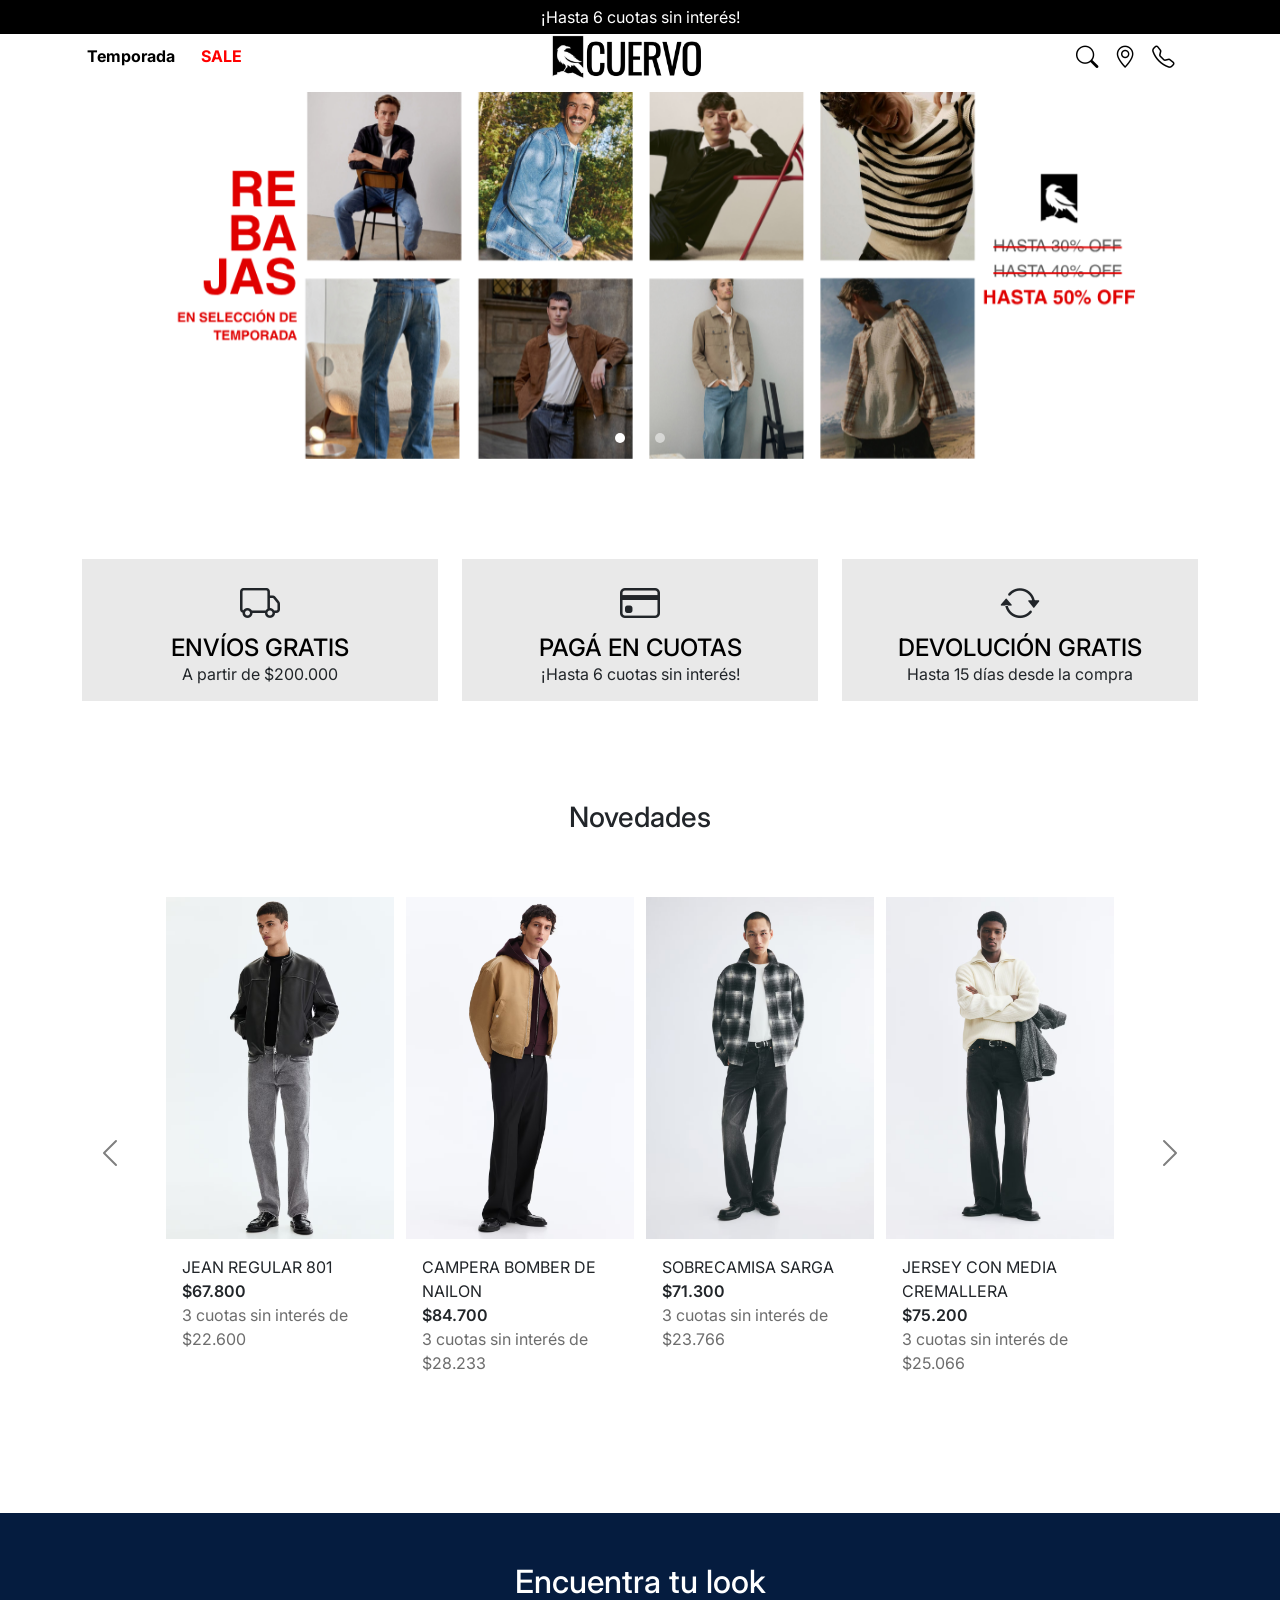
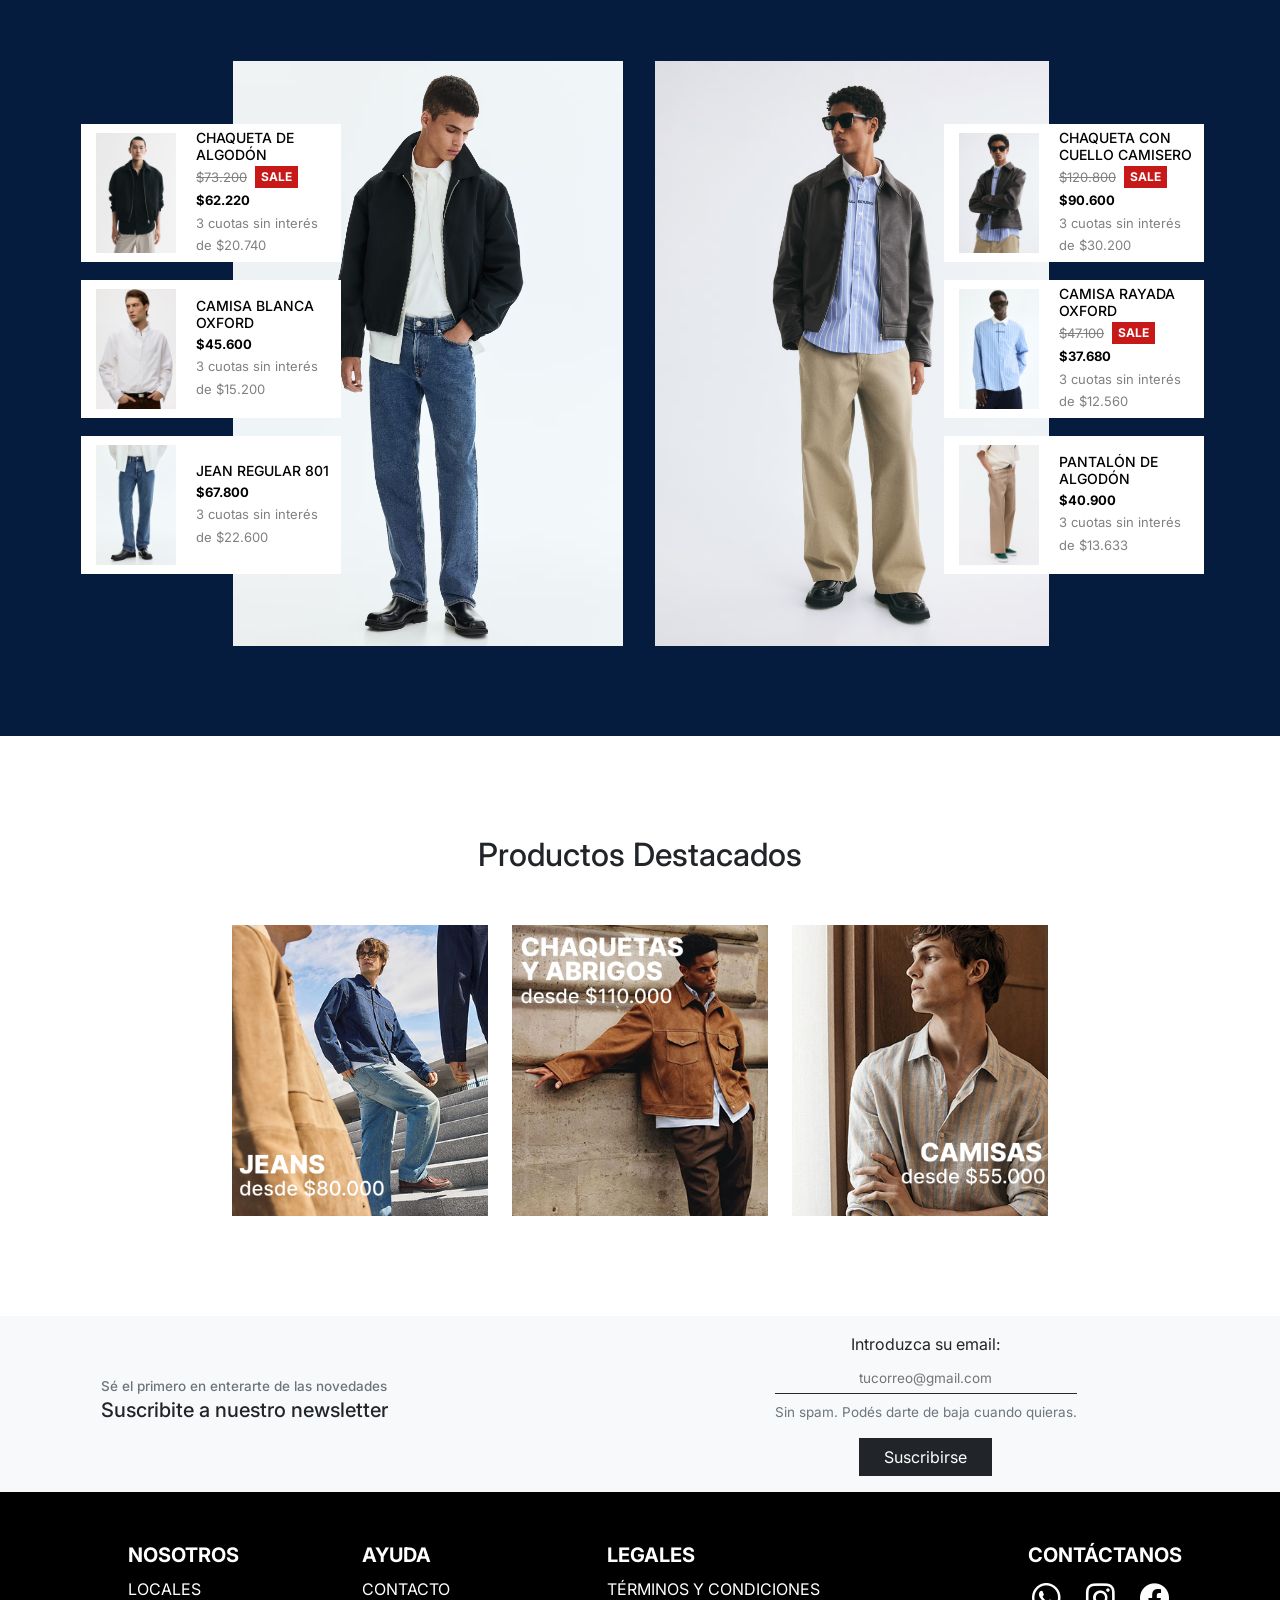
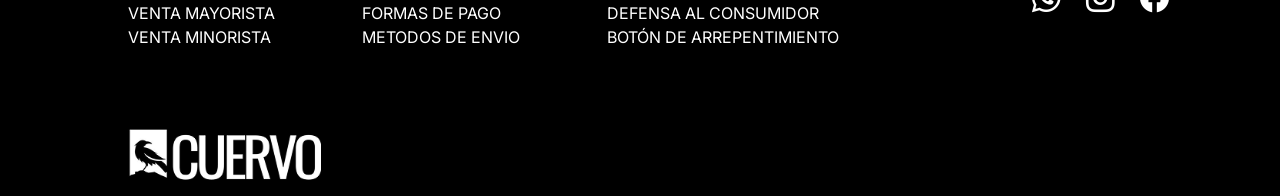
<file: index.html>
<!DOCTYPE html>
<html lang="es">
<head>
    <meta charset="UTF-8">
    <meta name="viewport" content="width=device-width, initial-scale=1.0">
    <title>Home</title>

    <link href="https://cdn.jsdelivr.net/npm/bootstrap@5.3.8/dist/css/bootstrap.min.css" rel="stylesheet" integrity="sha384-sRIl4kxILFvY47J16cr9ZwB07vP4J8+LH7qKQnuqkuIAvNWLzeN8tE5YBujZqJLB" crossorigin="anonymous">
    
    <!--ICONOS DE BOOTSTRAP-->
    <link rel="stylesheet" href="https://cdn.jsdelivr.net/npm/bootstrap-icons@1.13.2/font/bootstrap-icons.min.css">

    <!-- CSS propio: debe ir después de Bootstrap -->
    <link rel="stylesheet" href="styles.css">

    <link rel="shortcut icon" href="IMAGENES HOME/cuervoblack.png" type="image/png">

    <!-- Fuente Inter -->
    <link href="https://fonts.googleapis.com/css2?family=Inter:wght@400;500;600;700&display=swap" rel="stylesheet">
</head>

<body>
    <h1 class="visually-hidden">Cuervo – Indumentaria</h1>

<header> <!--encabezado del sitio: carrusel con mensajes + barra de navegacion-->
    <div id="mensajes" class="carousel slide" data-bs-ride="carousel" data-bs-pause="false" data-bs-interval="3000">
        <!--data-bs-pause="false": por defecto el carrusel se pausa en hover, asi no se pausa cuando se le pasa el mouse por encima-->

        <div class="carousel-inner">

            <div class="carousel-item active">
                <p class="mensaje-promo">¡Hasta 6 cuotas sin interés!</p>
            </div>

            <div class="carousel-item">
                <p class="mensaje-promo">¡Envíos a todo el país!</p>
            </div>

            <div class="carousel-item">
                <p class="mensaje-promo">¡Descubrí tu próximo look!</p>
            </div>
        </div>
    </div>


<nav class="navbar bg-white" id="cabecera">
    <!--navbar: establece que el elemento es una barra de navegacion-->
    <div class="container">
        <div class="row align-items-center w-100">

            <!-- Enlaces-->
            <div class="col d-none d-xl-flex">
                <ul class="nav nav-underline flex-nowrap">
                    <li class="nav-item">
                        <a class="nav-link enlaces-paginas" aria-current="page" href="temporada.html">Temporada</a>
                    </li>
                    
                    <li class="nav-item">
                        <a class="nav-link enlaces-paginas" id="enlace-sale" href="sale.html">SALE</a>
                    </li>
                </ul>
            </div>

            <!-- menu desplegable para celulares -->
            <div class="col-auto menu-movil d-flex align-items-center gap-3 d-xl-none">
                <div class="dropdown">
                    <button class="btn p-0 border-0" type="button"
                            data-bs-toggle="dropdown" aria-expanded="false"
                            aria-label="Abrir menú">
                        <i class="bi bi-list icono-cabecera"></i>
                    </button>

                    <ul class="dropdown-menu menu-desplegable-movil">
    <li><a class="dropdown-item enlaces-paginas" href="temporada.html">Temporada</a></li>
    <li><a class="dropdown-item enlaces-paginas" id="enlace-sale" href="sale.html">SALE</a></li>
    <li><hr class="dropdown-divider"></li>
    <li><a class="dropdown-item enlaces-paginas" href="locales.html"><i class="bi bi-geo-alt me-2"></i>Ubicación</a></li>
    <li><a class="dropdown-item enlaces-paginas" href="contactanos.html"><i class="bi bi-people me-2"></i>Contáctanos</a></li>
</ul>
                </div>

                <!-- buscador movil -->
<button class="icono-cabecera border-0 bg-transparent p-0" 
        type="button" 
        data-bs-toggle="modal" 
        data-bs-target="#modalBusqueda"
        aria-label="Buscar">
    <i class="bi bi-search"></i>
</button>            </div>

            <div class="col-auto logo-cabecera">
                <!--col-auto hace que el elemento ocupe solo el ancho que necesita su contenido. Todo el resto de espacio que sobra se divide en partes iguales entre los dos col -> el logo queda exactamente en el centro-->
                <a class="navbar-brand m-0" href="index.html">
                    <!--navbar-brand: clase de Bootstrap para el logo o nombre de la marca dentro de un navbar. Pone margin para separarlo del siguiente elemento, padding, sin subrayado al pasar mouse (como tiene <a>)...-->
                    <img src="IMAGENES HOME/logo-blanco.png" alt="logo blanco Cuervo" id="imagen-cabecera">
                </a>
            </div>

            <!-- iconos -->
           <div id="opciones-cabecera" class="col d-none d-xl-flex justify-content-end align-items-center gap-3">
    <!-- BUSCADOR PC -->
<button class="icono-cabecera border-0 bg-transparent p-0"
        type="button"
        data-bs-toggle="modal"
        data-bs-target="#modalBusqueda"
        aria-label="Buscar">
    <i class="bi bi-search"></i>
</button>
    <a class="icono-cabecera" href="locales.html" title="Ubicación">
        <i class="bi bi-geo-alt"></i>
    </a>
    <a class="icono-cabecera" href="contactanos.html" title="Contáctanos">
        <i class="bi bi-telephone"></i>
    </a>
</div>

            <!-- cuenta y bolso para celulares -->
            <div class="col-auto iconos-movil d-flex align-items-center gap-3 d-xl-none">
                                
            </div>

        </div>
    </div>
</nav>

</header>


    <!-- Bootstrap: activa el carrusel y permite el deslizamiento -->
    <div id="bannerCarrusel" class="carousel slide" data-bs-ride="carousel" data-bs-interval="3000">

        <!-- Bootstrap: muestra los indicadores para cambiar de imagen -->
    <div class="carousel-indicators">
        <button type="button" data-bs-target="#bannerCarrusel"
        data-bs-slide-to="0" class="active"
        aria-current="true" aria-label="Imagen 1"></button>

        <button type="button" data-bs-target="#bannerCarrusel"
        data-bs-slide-to="1" aria-label="Imagen 2"></button>

        <button type="button" data-bs-target="#bannerCarrusel"
        data-bs-slide-to="2" aria-label="Imagen 3"></button>
    </div>

    <!-- Bootstrap: organiza las imagenes del carrusel -->
    <div class="carousel-inner">
        <!-- Bootstrap: define cada diapositiva del carrusel -->
        <div class="carousel-item active">
            <img src="IMAGENES HOME/home-banner-rebajas-3.png" class="d-block w-100 d-none d-md-block" alt="Banner 1" alt="Banner rebajas">

            <!-- Banner celular -->
            <img src="IMAGENES HOME/home-banner-rebajas-cel2.png" class="d-block w-100 d-md-none bannerCelular" alt="Banner rebajas">

        </div>

        <div class="carousel-item">
            <img src="IMAGENES HOME/home-banner-denim-3.png" class="d-block w-100 d-none d-md-block" alt="Banner denim">

            <!-- Banner celular -->
             <img src="IMAGENES HOME/home-banner-denim-cel2.png" class="d-block w-100 d-md-none bannerCelular" alt="Banner denim">
        </div>

        <div class="carousel-item">
            <img src="IMAGENES HOME/home-banner-nueva-3.png" class="d-block w-100 d-none d-md-block" alt="Banner nueva colección">
            <!-- Banner celular -->
            <img src="IMAGENES HOME/home-banner-nueva-cel2.png" class="d-block w-100 d-md-none bannerCelular" alt="Banner nueva colección">
        </div>

    </div>
</div>


    <!-- Bootstrap: d-flex, align-items-center, justify-content-center -->
    <!-- Acomoda los elementos en fila y los centra horizontal y verticalmente -->
    
    <!--SECCION DE TARJETAS-->
    <section class="container separacion-secciones"> <!--Es el contenedor de las tarjetas de información-->
    <!--PARA RESOLUCIÓN CELULAR-->
        <div id="carouselExampleIndicators" class="carousel carousel-dark slide d-md-none pb-5"> <!--Aplica display: none desde el breakpoint md (768px) de ahi a pantallas mas grandes-->
            <div class="carousel-indicators">
                <button type="button" data-bs-target="#carouselExampleIndicators" data-bs-slide-to="0" class="active" aria-current="true" aria-label="Slide 1"></button>
                <button type="button" data-bs-target="#carouselExampleIndicators" data-bs-slide-to="1" aria-label="Slide 2"></button>
                <button type="button" data-bs-target="#carouselExampleIndicators" data-bs-slide-to="2" aria-label="Slide 3"></button>
            </div>
            <div class="carousel-inner">
                <div class="carousel-item active">
                    <article class="rectangulo-info h-100">
                        <i class="bi bi-truck icono-info"></i>
                        <h4>ENVÍOS GRATIS</h4>
                        <p>A partir de $200.000</p>
                    </article>
                </div>
                <div class="carousel-item">
                    <article class="rectangulo-info h-100">
                        <i class="bi bi-credit-card icono-info"></i>
                        <h4>PAGÁ EN CUOTAS</h4>
                        <p>Hasta 6 cuotas sin interés</p>
                    </article>
                </div>
                <div class="carousel-item">
                    <article class="rectangulo-info h-100">
                        <i class="bi bi-arrow-repeat icono-info"></i>
                        <h4>DEVOLUCIÓN GRATIS</h4>
                        <p>Hasta 15 días desde la compra</p>
                    </article>
                </div>
            </div>
            <!--Por defecto los controles de Bootstrap (carousel-control-prev y carousel-control-next) van encima de la tarjeta, posicionados de forma absoluta dentro del carrusel (que tiene position relative)-->
        </div>
        <!--PARA RESOLUCION DE ESCRITORIO-->
        <div class=" row d-none d-md-flex"> <!--row: define fila -> hijo directo del contenedor-->
            <div class="col">
                <article class="rectangulo-info h-100"> <!--col: define columnas de la fila-->
                    <i class="bi bi-truck icono-info"></i>
                    <!--BS utiliza etiqueta <i> como un contenedor vacio donde dibujar el icono
                    Tiene dos clases: bi (le avisa al navegador que ese elemento usa la fuente de iconos) y bi-truck (cual es el icono)-->
                    <h4>ENVÍOS GRATIS</h4>
                    <p>A partir de $200.000</p>
                </article>
            </div>
            <div class="col">
                <article class="rectangulo-info h-100">
                    <i class="bi bi-credit-card icono-info"></i>
                    <h4>PAGÁ EN CUOTAS</h4>
                    <p>¡Hasta 6 cuotas sin interés!</p>
                </article>
            </div>
            <div class="col">
                <article class="rectangulo-info h-100">
                    <i class="bi bi-arrow-repeat icono-info"></i>
                    <h4>DEVOLUCIÓN GRATIS</h4>
                    <p>Hasta 15 días desde la compra</p>
                </article>
            </div>
        </div>
    </section>


<!-- CARRUSEL DE PRODUCTOS -->
<section class="separacion-secciones">
     <div class="container"> <!--container envuelve novedades + carrusel-->
        <div class="col-12">
        <h3 class="text-center separacion-encabezado">Novedades</h3>
        </div>
        <div id="carouselExample" class="carousel slide d-none d-md-block"><!--carrusel-->
            <div class="carousel-inner">
                <div class="carousel-item itemPrenda active">
                    <div class="row row-cols-4 g-1"> <!--define fila con 4 columnas-->

                        <!--1era tanda-->
                        <div class="col">
                            <a href="#" class="enlace-prenda">
                                <div class="card tarjetaPrenda tarjeta border-0 p-1"> <!--tarjeta-->
                                <!---bs-card-border-radius: 0 pone en 0 el redondeo de las esquinas-->
                                    <div class="contenedorImagenes"> <!--contenedor que agrupa las dos imagenes -> Sirve como punto de referencia para posicionar la segunda sobre la primera y para detectar hover-->
                                        <img src="IMAGENES HOME/jean-regular-gris1.png" class="img-fluid imgPrenda d-block w-100" alt="jean gris"> <!--imagen normal-->
                                        <!--w-100 para que ocupe el 100% del contenedor-->
                                        <img src="IMAGENES HOME/jean-regular-gris2.png" class="imgHover" alt="jean gris alternativa"> <!--imagen hover-->
                                    </div>
                                    <div class="card-body">
                                        <p class="nombrePrenda">JEAN REGULAR 801</p>
                                        <p class="precioPrenda">$67.800</p>
                                        <p class="cuotasPrenda">3 cuotas sin interés de $22.600</p>
                                    </div> <!--cierra card-body-->
                                </div> <!--cierra card-->
                            </a>
                        </div> <!--cierra col-->
                        <div class="col">
                            <a href="#" class="enlace-prenda">
                                <div class="card tarjetaPrenda border-0 p-1">
                                    <div class="contenedorImagenes">
                                        <img src="IMAGENES HOME/campera-bomber-cafe1.png" class="img-fluid imgPrenda d-block w-100" alt="campera bomber"> <!--imagen normal-->
                                        <!--w-100 para que ocupe el 100% del contenedor-->
                                        <img src="IMAGENES HOME/campera-bomber-cafe2.png" class="imgHover" alt="campera bomber alternativa"> <!--imagen hover-->
                                    </div>
                                    <div class="card-body">
                                        <p class="nombrePrenda">CAMPERA BOMBER DE NAILON</p>
                                        <p class="precioPrenda">$84.700</p>
                                        <p class="cuotasPrenda">3 cuotas sin interés de $28.233</p>
                                    </div> <!--cierra card-body-->
                                </div> <!--cierra card-->
                            </a>
                        </div> <!--cierra col-->
                        <div class="col">
                            <div class="card tarjetaPrenda border-0 p-1">
                                <div class="contenedorImagenes">
                                    <img src="IMAGENES HOME/campera-sarga-gris1.png" class="img-fluid imgPrenda d-block w-100" alt="campera sarga"> <!--imagen normal-->
                                        <!--w-100 para que ocupe el 100% del contenedor-->
                                    <img src="IMAGENES HOME/campera-sarga-gris2.png" class="imgHover" alt="campera sarga alternativa"> <!--imagen hover-->
                                </div>
                                <div class="card-body">
                                    <p class="nombrePrenda">SOBRECAMISA SARGA</p>
                                    <p class="precioPrenda">$71.300</p>
                                    <p class="cuotasPrenda">3 cuotas sin interés de $23.766</p>
                                </div> <!--cierra card-body-->
                            </div> <!--cierra card-->
                        </div> <!--cierra col-->
                        <div class="col">
                            <div class="card tarjetaPrenda border-0 p-1">
                                <div class="contenedorImagenes">
                                    <img src="IMAGENES HOME/jersey-crema1.png" class="img-fluid imgPrenda d-block w-100" alt="jersey"> <!--imagen normal-->
                                        <!--w-100 para que ocupe el 100% del contenedor-->
                                    <img src="IMAGENES HOME/jersey-crema2.png" class="imgHover" alt="jersey alternativa"> <!--imagen hover-->
                                </div>
                                <div class="card-body">
                                    <p class="nombrePrenda">JERSEY CON MEDIA CREMALLERA</p>
                                    <p class="precioPrenda">$75.200</p>
                                    <p class="cuotasPrenda">3 cuotas sin interés de $25.066</p>
                                </div> <!--cierra card-body-->
                            </div> <!--cierra card-->
                        </div> <!--cierra col-->
                    </div>
                </div>
                <div class="carousel-item itemPrenda">
                    <div class="row row-cols-4 g-1"> <!--define fila con 4 columnas-->

                        <!--2da tanda-->
                        <div class="col">
                            <div class="card tarjetaPrenda border-0 p-1"> <!--tarjeta-->
                                <div class="contenedorImagenes">
                                    <img src="IMAGENES HOME/polo-rugby-azul1.png" class="img-fluid imgPrenda d-block w-100" alt="polo"> <!--imagen normal-->
                                        <!--w-100 para que ocupe el 100% del contenedor-->
                                    <img src="IMAGENES HOME/polo-rugby-azul2.png" class="imgHover" alt="polo alternativa"> <!--imagen hover-->
                                </div>
                                <div class="card-body">
                                    <p class="nombrePrenda">POLO DE RUGBY EN ALGODÓN</p>
                                    <p class="precioPrenda">$43.900</p>
                                    <p class="cuotasPrenda">3 cuotas sin interés de $14.633</p>
                                </div> <!--cierra card-body-->
                            </div> <!--cierra card-->
                        </div> <!--cierra col-->
                        <div class="col">
                            <div class="card tarjetaPrenda border-0 p-1">
                                <div class="contenedorImagenes">
                                    <img src="IMAGENES HOME/jean-recto-azul1.png" class="img-fluid imgPrenda d-block w-100" alt="jean azul"> <!--imagen normal-->
                                        <!--w-100 para que ocupe el 100% del contenedor-->
                                    <img src="IMAGENES HOME/jean-recto-azul2.png" class="img-fluid imgHover" alt="jean azul alternativa"> <!--imagen hover-->
                                </div>
                                <div class="card-body">
                                    <p class="nombrePrenda">JEAN REGULAR 801</p>
                                    <p class="precioPrenda">$67.800</p>
                                    <p class="cuotasPrenda">3 cuotas sin interés de $22.600</p>
                                </div> <!--cierra card-body-->
                            </div> <!--cierra card-->
                        </div> <!--cierra col-->
                        <div class="col">
                            <div class="card tarjetaPrenda border-0 p-1">
                                <div class="contenedorImagenes">
                                    <img src="IMAGENES HOME/camisa-blanca1.png" class="img-fluid imgPrenda d-block w-100" alt="camisa blanca"> <!--imagen normal-->
                                        <!--w-100 para que ocupe el 100% del contenedor-->
                                    <img src="IMAGENES HOME/camisa-blanca-look1.png" class="imgHover" alt="camisa blanca alternativa"> <!--imagen hover-->
                                </div>
                                <div class="card-body">
                                    <p class="nombrePrenda">CAMISA OXFORD BLANCA</p>
                                    <p class="precioPrenda">$45.600</p>
                                    <p class="cuotasPrenda">3 cuotas sin interés de $15.200</p>
                                </div> <!--cierra card-body-->
                            </div> <!--cierra card-->
                        </div> <!--cierra col-->
                        <div class="col">
                            <div class="card tarjetaPrenda border-0 p-1">
                                <div class="contenedorImagenes">
                                    <img src="IMAGENES HOME/pantalon-beige1.png" class="img-fluid imgPrenda d-block w-100" alt="pantalon beige"> <!--imagen normal-->
                                        <!--w-100 para que ocupe el 100% del contenedor-->
                                    <img src="IMAGENES HOME/pantalones-beige-look2.png" class="imgHover" alt="pantalon beige alternativa"> <!--imagen hover-->
                                </div>
                                <div class="card-body">
                                    <p class="nombrePrenda">PANTALÓN DE ALGODÓN</p>
                                    <p class="precioPrenda">$40.900</p>
                                    <p class="cuotasPrenda">3 cuotas sin interés de $13.633</p>
                                </div> <!--cierra card-body-->
                            </div> <!--cierra card-->
                        </div> <!--cierra col-->

                    </div>

                </div>
            </div>
            <!--BOTONES PARA CONTROLAR CARRUSEL (hermanos de carrusel-item)-->
            <button class="carousel-control-prev" type="button" data-bs-target="#carouselExample" data-bs-slide="prev">
                <span class="carousel-control-prev-icon" aria-hidden="true"></span>
                <span class="visually-hidden">Previous</span>
            </button>
            <button class="carousel-control-next" type="button" data-bs-target="#carouselExample" data-bs-slide="next">
                <span class="carousel-control-next-icon" aria-hidden="true"></span>
                <span class="visually-hidden">Next</span>
            </button>
        </div>
    </div>


<!-- CARRUSEL EXCLUSIVO PARA CELULARES -->
<div class="container d-block d-md-none">
    <div id="carouselCelular" class="carousel slide">

        <div class="carousel-inner">

            <!-- Primera pareja -->
            <div class="carousel-item active">
                <div class="row row-cols-2 g-2">

                    <!-- Jean regular gris -->
                            <div class="col">
                            <a href="#" class="enlace-prenda">
                                <div class="card tarjetaPrenda tarjeta border-0 p-1"> <!--tarjeta-->
                                <!---bs-card-border-radius: 0 pone en 0 el redondeo de las esquinas-->
                                    <div class="contenedorImagenes"> <!--contenedor que agrupa las dos imagenes -> Sirve como punto de referencia para posicionar la segunda sobre la primera y para detectar hover-->
                                        <img src="IMAGENES HOME/jean-regular-gris1.png" class="img-fluid imgPrenda d-block w-100" alt="jean gris"> <!--imagen normal-->
                                        <!--w-100 para que ocupe el 100% del contenedor-->
                                        <img src="IMAGENES HOME/jean-regular-gris2.png" class="imgHover" alt="jean gris alternativa"> <!--imagen hover-->
                                    </div>
                                    <div class="card-body">
                                        <p class="nombrePrenda">JEAN REGULAR 801</p>
                                        <p class="precioPrenda">$67.800</p>
                                        <p class="cuotasPrenda">3 cuotas sin interés de $22.600</p>
                                    </div> <!--cierra card-body-->
                                </div> <!--cierra card-->
                            </a>
                        </div> <!--cierra col-->

                    <!-- Campera bomber -->
                        <div class="col">
                            <a href="#" class="enlace-prenda">
                                <div class="card tarjetaPrenda border-0 p-1">
                                    <div class="contenedorImagenes">
                                        <img src="IMAGENES HOME/campera-bomber-cafe1.png" class="img-fluid imgPrenda d-block w-100" alt="campera bomber"> <!--imagen normal-->
                                        <!--w-100 para que ocupe el 100% del contenedor-->
                                        <img src="IMAGENES HOME/campera-bomber-cafe2.png" class="imgHover" alt="campera bomber alternativa"> <!--imagen hover-->
                                    </div>
                                    <div class="card-body">
                                        <p class="nombrePrenda">CAMPERA BOMBER DE NAILON</p>
                                        <p class="precioPrenda">$84.700</p>
                                        <p class="cuotasPrenda">3 cuotas sin interés de $28.233</p>
                                    </div> <!--cierra card-body-->
                                </div> <!--cierra card-->
                            </a>
                        </div> <!--cierra col-->

                </div>
            </div>

            <!-- Segunda pareja -->
            <div class="carousel-item">
                <div class="row row-cols-2 g-2">

                    <!-- Sobrecamisa sarga -->
                            <div class="col">
                            <div class="card tarjetaPrenda border-0 p-1">
                                <div class="contenedorImagenes">
                                    <img src="IMAGENES HOME/campera-sarga-gris1.png" class="img-fluid imgPrenda d-block w-100" alt="campera sarga"> <!--imagen normal-->
                                        <!--w-100 para que ocupe el 100% del contenedor-->
                                    <img src="IMAGENES HOME/campera-sarga-gris2.png" class="imgHover" alt="campera sarga alternativa"> <!--imagen hover-->
                                </div>
                                <div class="card-body">
                                    <p class="nombrePrenda">SOBRECAMISA SARGA</p>
                                    <p class="precioPrenda">$71.300</p>
                                    <p class="cuotasPrenda">3 cuotas sin interés de $23.766</p>
                                </div> <!--cierra card-body-->
                            </div> <!--cierra card-->
                        </div> <!--cierra col-->

                    <!-- Jersey crema -->
                    <div class="col">
                            <div class="card tarjetaPrenda border-0 p-1">
                                <div class="contenedorImagenes">
                                    <img src="IMAGENES HOME/jersey-crema1.png" class="img-fluid imgPrenda d-block w-100" alt="jersey"> <!--imagen normal-->
                                        <!--w-100 para que ocupe el 100% del contenedor-->
                                    <img src="IMAGENES HOME/jersey-crema2.png" class="imgHover" alt="jersey alternativa"> <!--imagen hover-->
                                </div>
                                <div class="card-body">
                                    <p class="nombrePrenda">JERSEY CON MEDIA CREMALLERA</p>
                                    <p class="precioPrenda">$75.200</p>
                                    <p class="cuotasPrenda">3 cuotas sin interés de $25.066</p>
                                </div> <!--cierra card-body-->
                            </div> <!--cierra card-->
                        </div> <!--cierra col-->

                </div>
            </div>

            <!-- Tercera pareja -->
            <div class="carousel-item">
                <div class="row row-cols-2 g-2">

                    <!-- Polo de rugby -->
                    <div class="col">
                            <div class="card tarjetaPrenda border-0 p-1"> <!--tarjeta-->
                                <div class="contenedorImagenes">
                                    <img src="IMAGENES HOME/polo-rugby-azul1.png" class="img-fluid imgPrenda d-block w-100" alt="polo"> <!--imagen normal-->
                                        <!--w-100 para que ocupe el 100% del contenedor-->
                                    <img src="IMAGENES HOME/polo-rugby-azul2.png" class="imgHover" alt="polo alternativa"> <!--imagen hover-->
                                </div>
                                <div class="card-body">
                                    <p class="nombrePrenda">POLO DE RUGBY EN ALGODÓN</p>
                                    <p class="precioPrenda">$43.900</p>
                                    <p class="cuotasPrenda">3 cuotas sin interés de $14.633</p>
                                </div> <!--cierra card-body-->
                            </div> <!--cierra card-->
                        </div> <!--cierra col-->

                    <!-- Jean recto azul -->
                    <div class="col">
                            <div class="card tarjetaPrenda border-0 p-1">
                                <div class="contenedorImagenes">
                                    <img src="IMAGENES HOME/jean-recto-azul1.png" class="img-fluid imgPrenda d-block w-100" alt="jean azul"> <!--imagen normal-->
                                        <!--w-100 para que ocupe el 100% del contenedor-->
                                    <img src="IMAGENES HOME/jean-recto-azul2.png" class="img-fluid imgHover" alt="jean azul alternativa"> <!--imagen hover-->
                                </div>
                                <div class="card-body">
                                    <p class="nombrePrenda">JEAN REGULAR 801</p>
                                    <p class="precioPrenda">$67.800</p>
                                    <p class="cuotasPrenda">3 cuotas sin interés de $22.600</p>
                                </div> <!--cierra card-body-->
                            </div> <!--cierra card-->
                        </div> <!--cierra col-->

                </div>
            </div>

            <!-- Cuarta pareja -->
            <div class="carousel-item">
                <div class="row row-cols-2 g-2">

                    <!-- Camisa Oxford blanca -->
                    <div class="col">
                            <div class="card tarjetaPrenda border-0 p-1">
                                <div class="contenedorImagenes">
                                    <img src="IMAGENES HOME/camisa-blanca1.png" class="img-fluid imgPrenda d-block w-100" alt="camisa blanca"> <!--imagen normal-->
                                        <!--w-100 para que ocupe el 100% del contenedor-->
                                    <img src="IMAGENES HOME/camisa-blanca-look1.png" class="imgHover" alt="camisa blanca alternativa"> <!--imagen hover-->
                                </div>
                                <div class="card-body">
                                    <p class="nombrePrenda">CAMISA OXFORD BLANCA</p>
                                    <p class="precioPrenda">$45.600</p>
                                    <p class="cuotasPrenda">3 cuotas sin interés de $15.200</p>
                                </div> <!--cierra card-body-->
                            </div> <!--cierra card-->
                        </div> <!--cierra col-->

                    <!-- Pantalón beige -->
                    <div class="col">
                            <div class="card tarjetaPrenda border-0 p-1">
                                <div class="contenedorImagenes">
                                    <img src="IMAGENES HOME/pantalon-beige1.png" class="img-fluid imgPrenda d-block w-100" alt="pantalon beige"> <!--imagen normal-->
                                        <!--w-100 para que ocupe el 100% del contenedor-->
                                    <img src="IMAGENES HOME/pantalones-beige-look2.png" class="imgHover" alt="pantalon beige alternativa"> <!--imagen hover-->
                                </div>
                                <div class="card-body">
                                    <p class="nombrePrenda">PANTALÓN DE ALGODÓN</p>
                                    <p class="precioPrenda">$40.900</p>
                                    <p class="cuotasPrenda">3 cuotas sin interés de $13.633</p>
                                </div> <!--cierra card-body-->
                            </div> <!--cierra card-->
                        </div> <!--cierra col-->

                </div>
            </div>

        </div>

        <!-- Flecha anterior -->
        <button class="carousel-control-prev" type="button"
                data-bs-target="#carouselCelular" data-bs-slide="prev">
            <span class="carousel-control-prev-icon" aria-hidden="true"></span>
            <span class="visually-hidden">Anterior</span>
        </button>

        <!-- Flecha siguiente -->
        <button class="carousel-control-next" type="button"
                data-bs-target="#carouselCelular" data-bs-slide="next">
            <span class="carousel-control-next-icon" aria-hidden="true"></span>
            <span class="visually-hidden">Siguiente</span>
        </button>

    </div>
</div>

</section>

   
    


<!-- SECCIÓN ENCUENTRA TU LOOK - PC -->
<section class="look relleno-secciones separacion-secciones d-none d-md-block">

    <div class="container">
        <div class="row">
            <div class="col-12">
                <h2 class="encuentra">Encuentra tu look</h2>
            </div>
        </div>

        <div class="row">
            <div class="col-12">
                <div class="relleno-secciones d-flex justify-content-center align-items-center">

                    <!-- LOOK 1 -->
                    <div class="imagen-look position-relative">
                        <div class="imagen-hover-contenedor">
                            <img src="IMAGENES HOME/encuentra-look1.png" class="looks1" alt="Look 1">
                            <img src="IMAGENES HOME/look1-alternativo.png" class="imagen-hover-look" alt="Look 1 alternativa">
                        </div>

                        <div class="vstack gap-2 contenedores position-absolute">
                            <div class="promo d-flex align-items-center">
                                <img src="IMAGENES HOME/campera-negra-look1.png" alt="Chaqueta algodón negra">
                                <div class="info-promo d-flex flex-column">
                                    <a href="#"><h3>CHAQUETA DE ALGODÓN</h3></a>
                                    <div class="d-flex align-items-center gap-2">
                                        <p class="precio-anterior">$73.200</p>
                                        <span class="sale">SALE</span>
                                    </div>
                                    <p class="precio-actual">$62.220</p>
                                    <p>3 cuotas sin interés</p>
                                    <p>de $20.740</p>
                                </div>
                            </div>

                            <div class="promo d-flex align-items-center">
                                <img src="IMAGENES HOME/camisa-blanca-look1.png" alt="Camisa blanca">
                                <div class="info-promo d-flex flex-column">
                                    <a href="#"><h3>CAMISA BLANCA OXFORD</h3></a>
                                    <p class="precio-actual">$45.600</p>
                                    <p>3 cuotas sin interés</p>
                                    <p>de $15.200</p>
                                </div>
                            </div>

                            <div class="promo d-flex align-items-center">
                                <img src="IMAGENES HOME/jean-azul-look1.png" alt="Jean azul">
                                <div class="info-promo d-flex flex-column">
                                    <a href="#"><h3>JEAN REGULAR 801</h3></a>
                                    <p class="precio-actual">$67.800</p>
                                    <p>3 cuotas sin interés</p>
                                    <p>de $22.600</p>
                                </div>
                            </div>
                        </div>
                    </div>

                    <!-- LOOK 2 -->
                    <div class="imagen-look derecha position-relative">
                        <div class="imagen-hover-contenedor">
                            <img src="IMAGENES HOME/encuentra-look2.png" class="looks2" alt="Look 2">
                            <img src="IMAGENES HOME/look2-alternativo.png" class="imagen-hover-look" alt="Look 2 alternativa">
                        </div>

                        <div class="vstack gap-2 contenedores position-absolute">
                            <div class="promo d-flex align-items-center">
                                <img src="IMAGENES HOME/chaqueta-marron-look2.png" alt="Chaqueta marrón">
                                <div class="info-promo d-flex flex-column">
                                    <a href="#"><h3>CHAQUETA CON CUELLO CAMISERO</h3></a>
                                    <div class="d-flex align-items-center gap-2">
                                        <p class="precio-anterior">$120.800</p>
                                        <span class="sale">SALE</span>
                                    </div>
                                    <p class="precio-actual">$90.600</p>
                                    <p>3 cuotas sin interés</p>
                                    <p>de $30.200</p>
                                </div>
                            </div>

                            <div class="promo d-flex align-items-center">
                                <img src="IMAGENES HOME/camisa-rayada-look2.png" alt="Camisa rayada celeste">
                                <div class="info-promo d-flex flex-column">
                                    <a href="#"><h3>CAMISA RAYADA OXFORD</h3></a>
                                    <div class="d-flex align-items-center gap-2">
                                        <p class="precio-anterior">$47.100</p>
                                        <span class="sale">SALE</span>
                                    </div>
                                    <p class="precio-actual">$37.680</p>
                                    <p>3 cuotas sin interés</p>
                                    <p>de $12.560</p>
                                </div>
                            </div>

                            <div class="promo d-flex align-items-center">
                                <img src="IMAGENES HOME/pantalones-beige-look2.png" alt="Pantalón beige">
                                <div class="info-promo d-flex flex-column">
                                    <a href="#"><h3>PANTALÓN DE ALGODÓN</h3></a>
                                    <p class="precio-actual">$40.900</p>
                                    <p>3 cuotas sin interés</p>
                                    <p>de $13.633</p>
                                </div>
                            </div>
                        </div>
                    </div>

                </div>
            </div>
        </div>
    </div>
</section>


<!-- SECCIÓN ENCUENTRA TU LOOK - CELULAR -->
<section class="look-movil relleno-secciones separacion-secciones">
    <div class="container">

        <h2 class="encuentra text-center">Encuentra tu look</h2>

        <div id="carruselLooks" class="carousel slide"
     data-bs-ride="carousel" data-bs-interval="4000">
            <div class="carousel-inner">

                <!-- LOOK 1 -->
                <div class="carousel-item active">
                    <div class="look-movil-contenido">

                        <div class="productos-look-movil">
                            <div class="producto-movil">
                                <img src="IMAGENES HOME/campera-negra-look1.png" alt="Chaqueta negra">
                                <div class="info-producto-movil">
                                    <h3>CHAQUETA DE ALGODÓN</h3>
                                    <p class="precio-anterior">$73.200 <span class="sale">SALE</span></p>
                                    <p class="precio-actual">$62.220</p>
                                    <p>3 cuotas sin interés</p>
                                    <p>de $20.740</p>
                                </div>
                            </div>

                            <div class="producto-movil">
                                <img src="IMAGENES HOME/camisa-blanca-look1.png" alt="Camisa blanca">
                                <div class="info-producto-movil">
                                    <h3>CAMISA BLANCA OXFORD</h3>
                                    <p class="precio-actual">$45.600</p>
                                    <p>3 cuotas sin interés</p>
                                    <p>de $15.200</p>
                                </div>
                            </div>

                            <div class="producto-movil">
                                <img src="IMAGENES HOME/jean-azul-look1.png" alt="Jean azul">
                                <div class="info-producto-movil">
                                    <h3>JEAN REGULAR 801</h3>
                                    <p class="precio-actual">$67.800</p>
                                    <p>3 cuotas sin interés</p>
                                    <p>de $22.600</p>
                                </div>
                            </div>
                        </div>

                        <div class="foto-look-movil">
                            <img src="IMAGENES HOME/encuentra-look1.png" alt="Look 1">
                        </div>

                    </div>
                </div>

                <!-- LOOK 2 -->
                <div class="carousel-item">
                    <div class="look-movil-contenido">

                        <div class="productos-look-movil">
                            <div class="producto-movil">
                                <img src="IMAGENES HOME/chaqueta-marron-look2.png" alt="Chaqueta marrón">
                                <div class="info-producto-movil">
                                    <h3>CHAQUETA CON CUELLO CAMISERO</h3>
                                    <p class="precio-anterior">$120.800 <span class="sale">SALE</span></p>
                                    <p class="precio-actual">$90.600</p>
                                    <p>3 cuotas sin interés</p>
                                    <p>de $30.200</p>
                                </div>
                            </div>

                            <div class="producto-movil">
                                <img src="IMAGENES HOME/camisa-rayada-look2.png" alt="Camisa rayada celeste">
                                <div class="info-producto-movil">
                                    <h3>CAMISA RAYADA OXFORD</h3>
                                    <p class="precio-anterior">$47.100 <span class="sale">SALE</span></p>
                                    <p class="precio-actual">$37.680</p>
                                    <p>3 cuotas sin interés</p>
                                    <p>de $12.560</p>
                                </div>
                            </div>

                            <div class="producto-movil">
                                <img src="IMAGENES HOME/pantalones-beige-look2.png" alt="Pantalón beige">
                                <div class="info-producto-movil">
                                    <h3>PANTALÓN DE ALGODÓN</h3>
                                    <p class="precio-actual">$40.900</p>
                                    <p>3 cuotas sin interés</p>
                                    <p>de $13.633</p>
                                </div>
                            </div>
                        </div>

                        <div class="foto-look-movil">
                            <img src="IMAGENES HOME/encuentra-look2.png" alt="Look 2">
                        </div>

                    </div>
                </div>

            </div>

            <!-- Indicadores de las diapositivas -->
            <div class="carousel-indicators">
                <button type="button" data-bs-target="#carruselLooks"
                        data-bs-slide-to="0" class="active"
                        aria-current="true" aria-label="Look 1"></button>
                <button type="button" data-bs-target="#carruselLooks"
                        data-bs-slide-to="1" aria-label="Look 2"></button>
            </div>
        </div>
    </div>
</section>



    <!--SECCION PRODUCTOS DESTACADOS-->
    <section class="container separacion-secciones">
        <h2 class="text-center m-0 separacion-encabezado">Productos Destacados</h2>
        <div class="row justify-content-center categorias">
        <!--gx-*: Define el padding horizontal de las columnas (la mitad del valor a cada lado) y ajusta el margen negativo de la fila -> el contenido sigue alineado con el resto del container-->
            <div class="col-auto">
                <!--col-auto: utilidad que, en grid, ajusta el ancho de la columna al contenido-->
                <a class="position-relative imagenCategoria" href="#">
                    <img class="tarjeta img-sin-texto" src="IMAGENES HOME/tarjeta-jeans-hover.png" alt="">
                    <!--imagen hover-->
                    <img class="tarjeta img-con-texto position-absolute top-0 start-0" src="IMAGENES HOME/tarjeta-jeans-texto.png" alt="Categoria de jeans"> <!--imagen normal-->
                    <!--la imagen deja de ocupar espacio, y se pone en la esquina superior de la referencia (<a>)-->
                    <div class="position-absolute contenidoCategoria d-md-none">
                        <span class="mensajeCategoria">JEANS</span>
                        <span class="botonCategoria">Explorá</span> <!--no se pueden anidar las etiquetas <a>, se le da estilo de boton al span-->
                    </div>
                    <span class="position-absolute top-0 start-0 h-100 w-100 mensaje">Ver JEANS</span>
                </a>
                    <!--position define como se ubica el elemento y con respecto a que
                    position: relative -> marca donde se va a superponer el elemento con position: absolute
                    position: absolute -> hace que el elemento se mueva respecto al ancestro mas cercano que no tenga position: static (con top, bottom start y end) -> Se superpone-->
            </div>
            <div class="col-auto">
                <a class="position-relative imagenCategoria" href="#">
                    <img class="tarjeta img-sin-texto" src="IMAGENES HOME/tarjeta-chaquetas-hover.png" alt="">
                    <!--imagen hover-->
                    <img class="tarjeta img-con-texto position-absolute top-0 start-0" src="IMAGENES HOME/tarjeta-chaquetas-texto.png" alt="Categoria de chaquetas y abrigos"> <!--imagen normal-->
                    <!--la imagen deja de ocupar espacio, y se pone en la esquina superior de la referencia (<a>)-->
                    <div class="position-absolute contenidoCategoria d-md-none">
                        <span class="mensajeCategoria">CHAQUETAS Y ABRIGOS</span>
                        <span class="botonCategoria">Explorá</span> <!--no se pueden anidar las etiquetas <a>, se le da estilo de boton al span-->
                    </div>
                    <span class="position-absolute top-0 start-0 h-100 w-100 mensaje">Ver CHAQUETAS Y ABRIGOS</span>
                </a>
            </div>
            <div class="col-auto">
                <a class="position-relative imagenCategoria" href="#">
                    <img class="tarjeta img-sin-texto" src="IMAGENES HOME/tarjeta-camisas-hover.png" alt="">
                    <!--imagen hover-->
                    <img class="tarjeta img-con-texto position-absolute top-0 start-0" src="IMAGENES HOME/tarjeta-camisas-texto.png" alt="Categoria de camisas"> <!--imagen normal-->
                    <!--la imagen deja de ocupar espacio, y se pone en la esquina superior de la referencia (<a>)-->
                    <div class="position-absolute contenidoCategoria d-md-none">
                        <span class="mensajeCategoria">CAMISAS</span>
                        <span class="botonCategoria">Explorá</span> <!--no se pueden anidar las etiquetas <a>, se le da estilo de boton al span-->
                    </div>
                    <span class="position-absolute top-0 start-0 h-100 w-100 mensaje">Ver CAMISAS</span>
                </a>
            </div>
        </div>
    </section>
    

<!--footer-->
<footer class="bg-black">
    <div class="container-fluid p-0">
        <div class="row align-items-center justify-content-center mb-5 py-3 bg-light g-0 m-0 text-center">
            <div class="col-12 col-md-6 text-start border-end border-1 border-dark py-4 newsletter-texto d-flex flex-column justify-content-center">             <!--le da color al fondo de gris claro-->
                <!--border-end: clase que agrega borde a la derecha de la columna-->
                <!--border-dark: le da borde negro
                border-1: le da grosor a borde de 1-->
                <h6 class="mb-1 text-secondary newsletter-subt">Sé el primero en enterarte de las novedades</h6>
                <!--text-secondary le da color gris al texto-->
                <h5 class="newsletter-titulo">Suscribite a nuestro newsletter</h5>
            </div>
            <div class="col-12 col-md-6 text-center d-flex flex-column justify-content-center formulario-newsletter">
                <form class="text-center newsletter-form">
                    <div class="mb-2">
                        <label for="newsletter-email" class="form-label d-block">
                            Introduzca su email:
                        </label>
                        <!--form-label es clase que le da espacio abajo del label-->
                        <input type="email" class="inputEmail px-3 py-1 w-100 newsletter-subt" id="newsletter-email" required placeholder="tucorreo@gmail.com">
                        <p class="py-2 text-secondary newsletter-subt">Sin spam. Podés darte de baja cuando quieras.</p>
                        <!--texto de ayuda o de aviso asociado al campo-->
                    </div>
                    <button type="submit" class="btn btn-dark enviarForm px-4">Suscribirse</button>
                </form>
            </div>
        </div>
    </div>

    <div class="container text-white">
        <div class="row seccionPie px-3 flex-nowrap">

            <div class="col-auto footer-col">
                <h4 class="mb-2">
                    <button class="footer-titulo" type="button" data-bs-toggle="collapse" data-bs-target="#footerNosotros" aria-expanded="false" aria-controls="footerNosotros">
                        NOSOTROS
                        <i class="bi bi-chevron-down d-md-none"></i>
                    </button>
                </h4>
                <div class="collapse d-md-block" id="footerNosotros">
                    <ul class="nav flex-column">
                        <li class="nav-item">
                            <a href="locales.html" class="enlace-footer">LOCALES</a>
                        </li>
                        <li class="nav-item">
                            <a href="#" class="enlace-footer">VENTA MAYORISTA</a>
                        </li>
                        <li class="nav-item">
                            <a href="#" class="enlace-footer">VENTA MINORISTA</a>
                        </li>
                    </ul>
                </div>
            </div>

            <div class="col-auto footer-col">
                <h4 class="mb-2">
                    <button class="footer-titulo" type="button" data-bs-toggle="collapse" data-bs-target="#footerAyuda" aria-expanded="false" aria-controls="footerAyuda">
                        AYUDA
                        <i class="bi bi-chevron-down d-md-none"></i>
                    </button>
                </h4>
                <div class="collapse d-md-block" id="footerAyuda">
                    <ul class="nav flex-column">
                        <li class="nav-item">
                            <a href="contactanos.html" class="enlace-footer">CONTACTO</a>
                        </li>
                        <li class="nav-item">
                            <a href="#" class="enlace-footer">FORMAS DE PAGO</a>
                        </li>
                        <li class="nav-item">
                            <a href="#" class="enlace-footer">METODOS DE ENVIO</a>
                        </li>
                    </ul>
                </div>
            </div>

            <div class="col-auto footer-col">
                <h4 class="mb-2">
                    <button class="footer-titulo" type="button" data-bs-toggle="collapse" data-bs-target="#footerLegales" aria-expanded="false" aria-controls="footerLegales">
                        LEGALES
                        <i class="bi bi-chevron-down d-md-none"></i>
                    </button>
                </h4>
                <div class="collapse d-md-block" id="footerLegales">
                    <ul class="nav flex-column">
                        <li class="nav-item">
                            <a href="#" class="enlace-footer">TÉRMINOS Y CONDICIONES</a>
                        </li>
                        <li class="nav-item">
                            <a href="#" class="enlace-footer">DEFENSA AL CONSUMIDOR</a>
                        </li>
                        <li class="nav-item">
                            <a href="#" class="enlace-footer">BOTÓN DE ARREPENTIMIENTO</a>
                        </li>
                    </ul>
                </div>
            </div>

            <div class="col-auto ms-auto footer-col">
                <h4 class="mb-2">
                    <button class="footer-titulo contacto" type="button" data-bs-toggle="collapse" data-bs-target="#footerContacto" aria-expanded="false" aria-controls="footerContacto">
                        CONTÁCTANOS
                        <i class="bi bi-chevron-down d-md-none"></i>
                    </button>
                </h4>
                <div class="collapse d-md-block" id="footerContacto">
                    <div class="redes-sociales">
                        <a href="#">
                            <i class="bi bi-whatsapp iconoRedes"></i>
                        </a>
                        <a href="#">
                            <i class="bi bi-instagram iconoRedes"></i>
                        </a>
                        <a href="#">
                            <i class="bi bi-facebook iconoRedes"></i>
                        </a>
                    </div>
                </div>
            </div>

        </div>

        <div class="row px-3">
            <div class="col-12 p-0 text-start footer-desplazar">
                <a class="navbar-brand m-0" href="index.html">
                <img src="IMAGENES HOME/logo-negro.png" alt="Logo de CUERVO" class="logo-negro">
            </a>
            </div>
        </div>
    </div>
</footer>

<!-- MODAL BUSCADOR -->
<div class="modal fade" id="modalBusqueda" tabindex="-1">
    <div class="modal-dialog modal-dialog-centered">
        <div class="modal-content rounded-0">

            <!-- CABECERA -->
            <div class="modal-header">
                <h5 class="modal-title">¿QUÉ ESTÁS BUSCANDO?</h5>
                <button type="button" class="btn-close" 
                        data-bs-dismiss="modal"></button>
            </div>

            <!-- CUERPO -->
            <div class="modal-body">
                <input type="text" class="form-control rounded-0" 
                       placeholder="Buscar productos...">
            </div>

        </div>
    </div>
</div>

<!-- Bootstrap: activa el funcionamiento del carrusel -->
<script src="https://cdn.jsdelivr.net/npm/bootstrap@5.3.8/dist/js/bootstrap.bundle.min.js" integrity="sha384-FKyoEForCGlyvwx9Hj09JcYn3nv7wiPVlz7YYwJrWVcXK/BmnVDxM+D2scQbITxI" crossorigin="anonymous"></script>
</body>
</html>
</file>
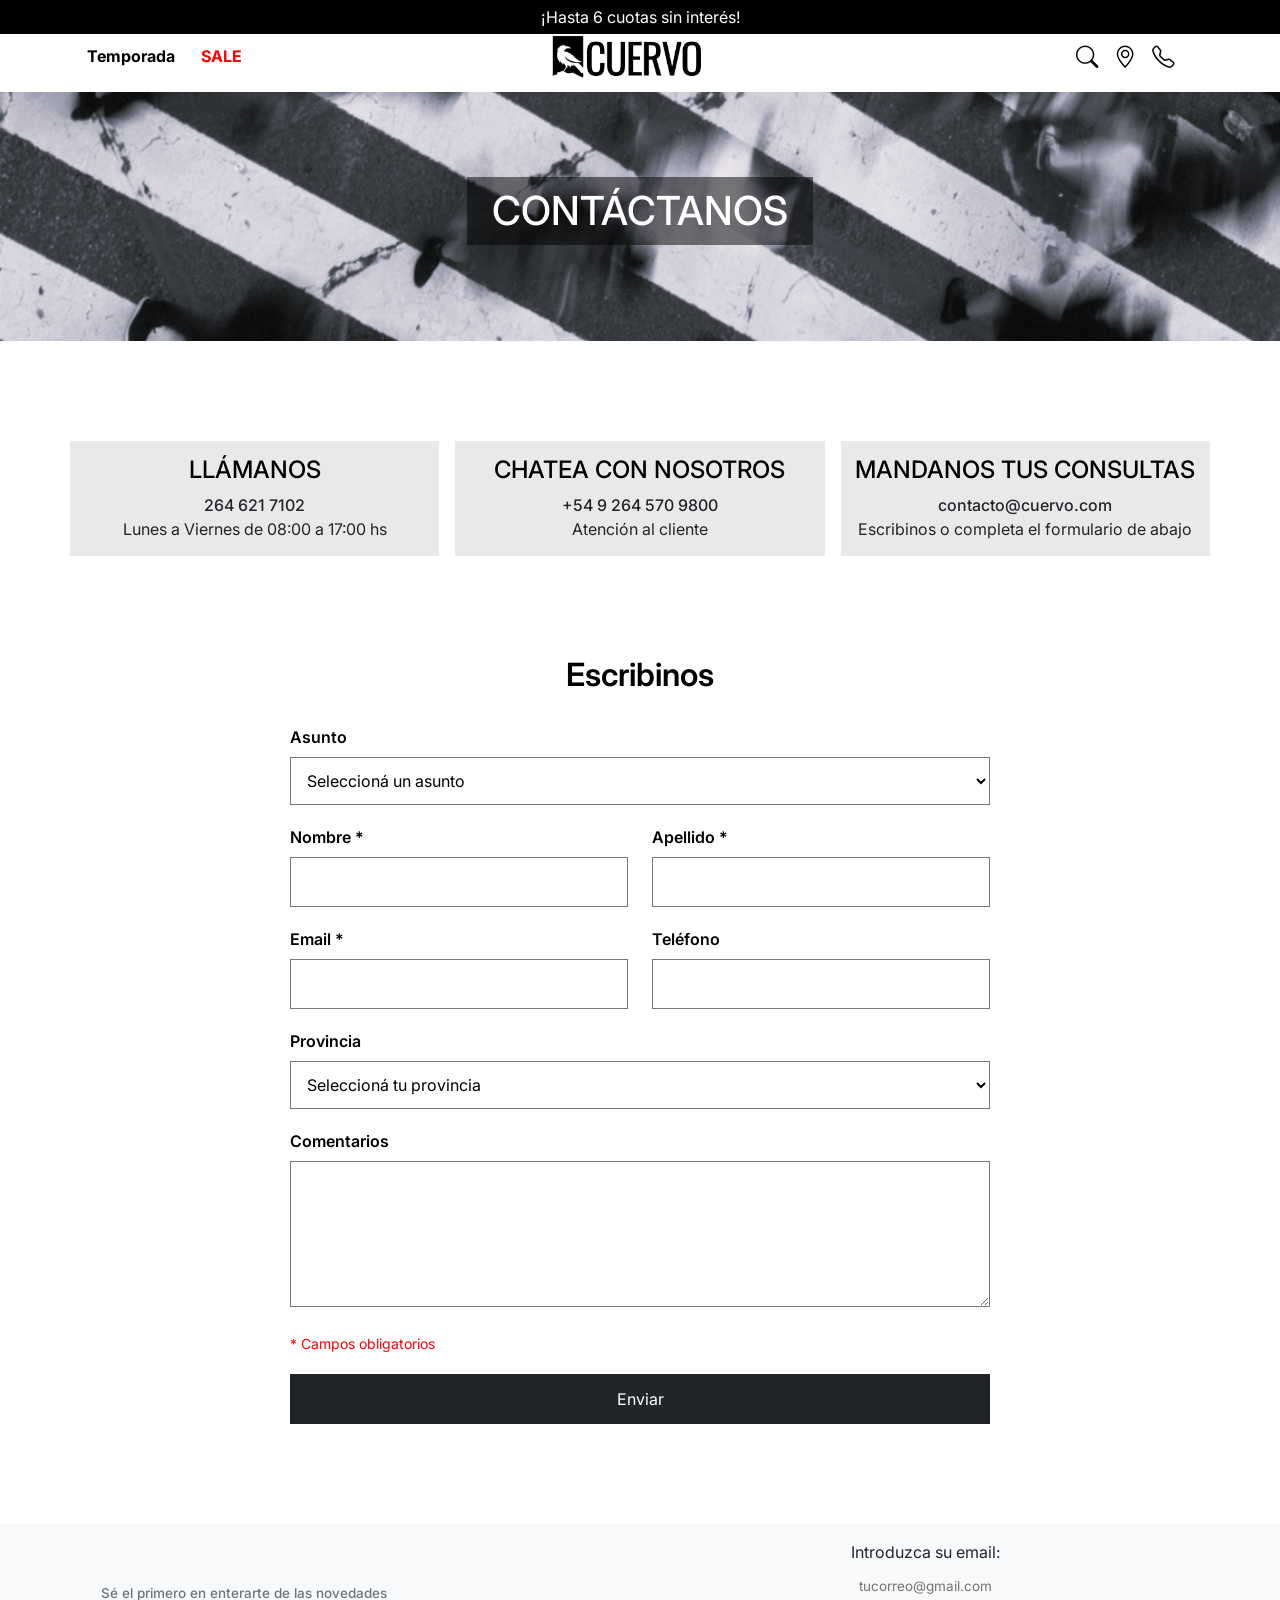
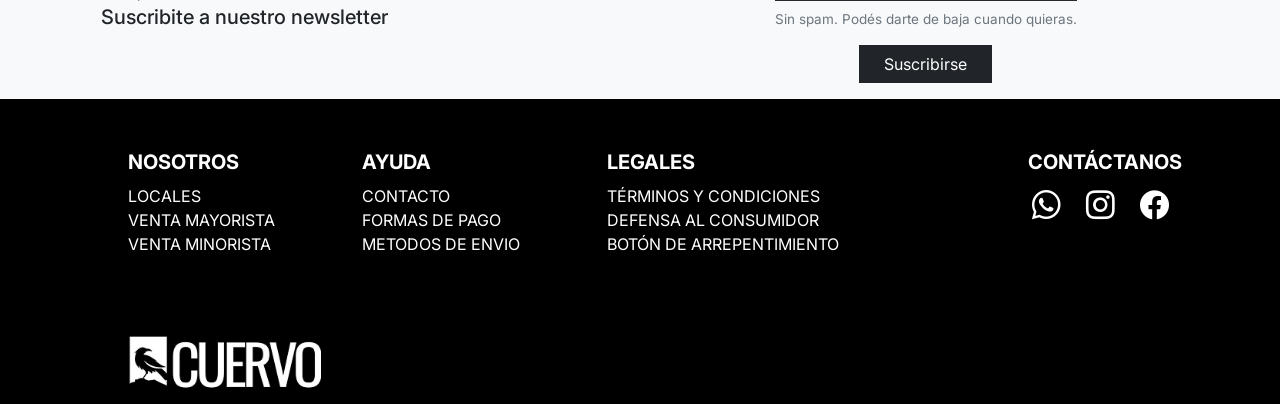
<file: contactanos.html>
<!DOCTYPE html>
<html lang="es">
<head>
    <meta charset="UTF-8">
    <meta name="viewport" content="width=device-width, initial-scale=1.0">
    <title>Contacto</title>

    <link href="https://cdn.jsdelivr.net/npm/bootstrap@5.3.8/dist/css/bootstrap.min.css" rel="stylesheet" integrity="sha384-sRIl4kxILFvY47J16cr9ZwB07vP4J8+LH7qKQnuqkuIAvNWLzeN8tE5YBujZqJLB" crossorigin="anonymous">
    
    <!--ICONOS DE BOOTSTRAP-->
    <link rel="stylesheet" href="https://cdn.jsdelivr.net/npm/bootstrap-icons@1.13.2/font/bootstrap-icons.min.css">

    <!-- CSS propio: debe ir después de Bootstrap -->
    <link rel="stylesheet" href="styles.css"> <!--para reglas compartidas y reglas de pagina de inicio-->

     <link rel="shortcut icon" href="IMAGENES HOME/cuervoblack.png" type="image/png">

    <!-- Fuente Inter -->
    <link href="https://fonts.googleapis.com/css2?family=Inter:wght@400;500;600;700&display=swap" rel="stylesheet">
</head>

<body>
     <header> <!--encabezado del sitio: carrusel con mensajes + barra de navegacion-->
    <div id="mensajes" class="carousel slide" data-bs-ride="carousel" data-bs-pause="false" data-bs-interval="3000">
        <!--data-bs-pause="false": por defecto el carrusel se pausa en hover, asi no se pausa cuando se le pasa el mouse por encima-->

        <div class="carousel-inner">

            <div class="carousel-item active">
                <p class="mensaje-promo">¡Hasta 6 cuotas sin interés!</p>
            </div>

            <div class="carousel-item">
                <p class="mensaje-promo">¡Envíos a todo el país!</p>
            </div>

            <div class="carousel-item">
                <p class="mensaje-promo">¡Descubrí tu próximo look!</p>
            </div>
        </div>
    </div>


<nav class="navbar bg-white" id="cabecera">
    <!--navbar: establece que el elemento es una barra de navegacion-->
    <div class="container">
        <div class="row align-items-center w-100">

            <!-- Enlaces-->
            <div class="col d-none d-xl-flex">
                <ul class="nav nav-underline flex-nowrap">
                    <li class="nav-item">
                        <a class="nav-link enlaces-paginas" aria-current="page" href="temporada.html">Temporada</a>
                    </li>
                    
                    <li class="nav-item">
                        <a class="nav-link enlaces-paginas" id="enlace-sale" href="sale.html">SALE</a>
                    </li>
                </ul>
            </div>

            <!-- menu desplegable para celulares -->
            <div class="col-auto menu-movil d-flex align-items-center gap-3 d-xl-none">
                <div class="dropdown">
                    <button class="btn p-0 border-0" type="button"
                            data-bs-toggle="dropdown" aria-expanded="false"
                            aria-label="Abrir menú">
                        <i class="bi bi-list icono-cabecera"></i>
                    </button>

                    <ul class="dropdown-menu menu-desplegable-movil">
    <li><a class="dropdown-item enlaces-paginas" href="temporada.html">Temporada</a></li>
    <li><a class="dropdown-item enlaces-paginas" id="enlace-sale" href="sale.html">SALE</a></li>
    <li><hr class="dropdown-divider"></li>
    <li><a class="dropdown-item enlaces-paginas" href="locales.html"><i class="bi bi-geo-alt me-2"></i>Ubicación</a></li>
    <li><a class="dropdown-item enlaces-paginas" href="contactanos.html"><i class="bi bi-people me-2"></i>Contáctanos</a></li>
</ul>
                </div>

                <!-- buscador movil -->
<button class="icono-cabecera border-0 bg-transparent p-0" 
        type="button" 
        data-bs-toggle="modal" 
        data-bs-target="#modalBusqueda"
        aria-label="Buscar">
    <i class="bi bi-search"></i>
</button>            </div>

            <div class="col-auto logo-cabecera">
                <!--col-auto hace que el elemento ocupe solo el ancho que necesita su contenido. Todo el resto de espacio que sobra se divide en partes iguales entre los dos col -> el logo queda exactamente en el centro-->
                <a class="navbar-brand m-0" href="index.html">
                    <!--navbar-brand: clase de Bootstrap para el logo o nombre de la marca dentro de un navbar. Pone margin para separarlo del siguiente elemento, padding, sin subrayado al pasar mouse (como tiene <a>)...-->
                    <img src="IMAGENES HOME/logo-blanco.png" alt="logo blanco Cuervo" id="imagen-cabecera">
                </a>
            </div>

            <!-- iconos -->
           <div id="opciones-cabecera" class="col d-none d-xl-flex justify-content-end align-items-center gap-3">
    <!-- BUSCADOR PC -->
<button class="icono-cabecera border-0 bg-transparent p-0"
        type="button"
        data-bs-toggle="modal"
        data-bs-target="#modalBusqueda"
        aria-label="Buscar">
    <i class="bi bi-search"></i>
</button>
    <a class="icono-cabecera" href="locales.html" title="Ubicación">
        <i class="bi bi-geo-alt"></i>
    </a>
    <a class="icono-cabecera" href="contactanos.html" title="Contáctanos">
        <i class="bi bi-telephone"></i>
    </a>
</div>

            <!-- cuenta y bolso para celulares -->
            <div class="col-auto iconos-movil d-flex align-items-center gap-3 d-xl-none">
                                
            </div>

        </div>
    </div>
</nav>

</header>


<div class="w-100 position-relative bannerContacto">
        <!--con position-relative, div ahora es el marco de referencia para colocar texto sobre la imagen-->
        <img class="contactoBanner h-100 w-100" src="IMAGENES HOME/contacto-banner.png">
        <!--la clase h-x le da el x% del alto del elemento padre -> Si el padre no tiene un alto definido (por ejemplo, es el body sin alto fijo), el porcentaje no tiene contra qué calcularse y h-x no hace nada-->
        <!--la clase w-100 le da el 100% del ancho del elemento padre-->
        <!--una imagen no es un contenedor, no puede tener elementos dentro-->
        <h4 class="titulo-contacto text-white position-absolute top-50 start-50 translate-middle">
    CONTÁCTANOS
</h4>
        <!--start-50: clase que empuja el elemento al 50% a la izquierda desde el borde izquierdo de h4
        top-50: clase que empuja el elemento al 50% desde arriba desde el borde superior de h4
        COLOCAN LA ESQUINA DEL ELEMENTO EN EL CENTRO -> se mide con elemento padre
        En cambio, con translate-middle se corrige para que EL ELEMENTO se centre -> el punto que quedó en el centro del padre deja de ser la esquina y pasa a ser el centro del elemento-->
    </div>

    <section class="container separacion-secciones">
        <!--container: clase que le pone al elemento un max-width según el tamaño de pantalla, lo centra con márgenes automáticos (margin: auto) y le agrega padding a los lados-->
        <div class="row gap-3 filaContacto">
            <!--se hace flex cada columna-->
            <article class="col-12 col-md tarjetasContacto">
                <h1 class="tituloApartado">LLÁMANOS</h1>
                <p> <a href="tel:+542646217102" class="infoContacto" > 264 621 7102</a></p>
                
                <p> Lunes a Viernes de 08:00 a 17:00 hs</p>
            </article>
            <article class="col-12 col-md tarjetasContacto">
                <h1 class="tituloApartado">CHATEA CON NOSOTROS</h1>
                <p>
                    <a href="https://wa.me/5492645709800?text=Hola%20Cuervo,%20quiero%20hacer%20una%20consulta" target="_blank" rel="noopener" class="infoContacto">+54 9 264 570 9800</a>
                </p>
                <p>Atención al cliente</p>
            </article>
            <article class="col-12 col-md tarjetasContacto">
                <h1 class="tituloApartado">MANDANOS TUS CONSULTAS</h1>

                <p class="infoContacto"> <a class="apartadoMail" href="https://mail.google.com/mail/u/0/?view=cm&to=contacto@cuervo.com&su=Consulta%20desde%20la%20web&body=Hola%20Cuervo,%20quiero%20hacer%20una%20consulta." target="_blank" rel="noopener">contacto@cuervo.com</a>  </p>

                <p>
                    Escribinos o completa el formulario de abajo
                </p>
                <!--align-items-center centra el bloque del <p> dentro del article. Pero si <p> es lo bastante ancho como para ocupar todo el espacio disponible, su texto (que es largo y se parte en varias líneas) sigue alineado a la izquierda dentro del <p> -> se usa text-center-->
            </article>
        </div>
    </section>

<!-- container Contiene y centra el contenido de la página -->
<div class="separacion-secciones">
<div class="container">
    <div class="row">
        <!-- Formulario centrado: ocupa 8 de las 12 columnas -->
        <div class="col-8 offset-2 contacto-form"> <!-- Ocupa 8 columnas y deja 2 vacías a la izquierda para centrar -->

        <div class="col-12 titulo-seccion">
        <h2>Escribinos</h2>
        </div>

        <form>
        <div class="row">  <!-- Crea una fila para organizar las columnas -->
        <!-- Asunto: ocupa las 12 columnas -->
            <div class="col-12">
                <label for="asunto">Asunto</label>
                <select id="asunto" name="asunto" required>
                <option value="">Seleccioná un asunto</option>
                <option value="consulta">Consultas generales</option>
                <option value="pedido">Consulta sobre un pedido</option>
                <option value="cambios">Cambios y devoluciones</option>
                <option value="cambios">Libro de quejas</option>
                <option value="otro">Otro</option>
                </select>
            </div>

        <!-- Nombre ocupa 6 columnas -->
        <div class="col-12 col-md-6">
                <label for="nombre">Nombre *</label>
                <input type="text" id="nombre" name="nombre" required>
        </div>

        <!-- Apellido ocupa 6 columnas -->
        <div class="col-12 col-md-6">
                <label for="apellido">Apellido *</label>
                <input type="text" id="apellido" name="apellido" required>
        </div>

        <!-- Email ocupa 6 columnas -->
        <div class="col-12 col-md-6">
                <label for="email">Email *</label>
                <input type="email" id="email" name="email" required>
        </div>

        <!-- Teléfono ocupa 6 columnas -->
        <div class="col-12 col-md-6">
                <label for="telefono">Teléfono</label>
                <input type="tel" id="telefono" name="telefono">
        </div>

        <!-- Ciudad ocupa las 12 columnas -->
        <div class="col-12">

    <label for="ciudad">Provincia</label>
        <select id="ciudad" name="ciudad" required>
        <option value="">Seleccioná tu provincia</option>
        <option value="Buenos Aires">Buenos Aires</option>
        <option value="Catamarca">Catamarca</option>
        <option value="Chaco">Chaco</option>
        <option value="Chubut">Chubut</option>
        <option value="Ciudad Autónoma de Buenos Aires">Ciudad Autónoma de Buenos Aires</option>
        <option value="Córdoba">Córdoba</option>
        <option value="Corrientes">Corrientes</option>
        <option value="Entre Ríos">Entre Ríos</option>
        <option value="Formosa">Formosa</option>
        <option value="Jujuy">Jujuy</option>
        <option value="La Pampa">La Pampa</option>
        <option value="La Rioja">La Rioja</option>
        <option value="Mendoza">Mendoza</option>
        <option value="Misiones">Misiones</option>
        <option value="Neuquén">Neuquén</option>
        <option value="Río Negro">Río Negro</option>
        <option value="Salta">Salta</option>
        <option value="San Juan">San Juan</option>
        <option value="San Luis">San Luis</option>
        <option value="Santa Cruz">Santa Cruz</option>
        <option value="Santa Fe">Santa Fe</option>
        <option value="Santiago del Estero">Santiago del Estero</option>
        <option value="Tierra del Fuego, Antártida e Islas del Atlántico Sur">Tierra del Fuego</option>
        <option value="Tucumán">Tucumán</option>
</select>

</div>

            <!-- Comentarios ocupa las 12 columnas -->
            <div class="col-12">
                <label for="comentarios">Comentarios</label>
                <textarea id="comentarios" name="comentarios" rows="5"></textarea>
            </div>

            <div class="col-12">
                <p class="aclaracion">* Campos obligatorios</p>
                <!-- Boton de bootstrap con estilo oscuro -->
                <button type="submit" class="btn btn-dark enviarForm btnLocal px-4">Enviar</button>
            </div>
        </div>
    </form>

</div>
</div>
</div>
</div>

<!--footer-->
<footer class="bg-black">
    <div class="container-fluid p-0">
        <div class="row align-items-center justify-content-center mb-5 py-3 bg-light g-0 m-0 text-center">
            <div class="col-12 col-md-6 text-start border-end border-1 border-dark py-4 newsletter-texto d-flex flex-column justify-content-center">             <!--le da color al fondo de gris claro-->
                <!--border-end: clase que agrega borde a la derecha de la columna-->
                <!--border-dark: le da borde negro
                border-1: le da grosor a borde de 1-->
                <h6 class="mb-1 text-secondary newsletter-subt">Sé el primero en enterarte de las novedades</h6>
                <!--text-secondary le da color gris al texto-->
                <h5 class="newsletter-titulo">Suscribite a nuestro newsletter</h5>
            </div>
            <div class="col-12 col-md-6 text-center d-flex flex-column justify-content-center formulario-newsletter">
                <form class="text-center newsletter-form">
                    <div class="mb-2">
                        <label for="newsletter-email" class="form-label d-block">
                            Introduzca su email:
                        </label>
                        <!--form-label es clase que le da espacio abajo del label-->
                        <input type="email" class="inputEmail px-3 py-1 w-100 newsletter-subt" id="newsletter-email" required placeholder="tucorreo@gmail.com">
                        <p class="py-2 text-secondary newsletter-subt">Sin spam. Podés darte de baja cuando quieras.</p>
                        <!--texto de ayuda o de aviso asociado al campo-->
                    </div>
                    <button type="submit" class="btn btn-dark enviarForm px-4">Suscribirse</button>
                </form>
            </div>
        </div>
    </div>

    <div class="container text-white">
        <div class="row seccionPie px-3 flex-nowrap">

            <div class="col-auto footer-col">
                <h4 class="mb-2">
                    <button class="footer-titulo" type="button" data-bs-toggle="collapse" data-bs-target="#footerNosotros" aria-expanded="false" aria-controls="footerNosotros">
                        NOSOTROS
                        <i class="bi bi-chevron-down d-md-none"></i>
                    </button>
                </h4>
                <div class="collapse d-md-block" id="footerNosotros">
                    <ul class="nav flex-column">
                        <li class="nav-item">
                            <a href="locales.html" class="enlace-footer">LOCALES</a>
                        </li>
                        <li class="nav-item">
                            <a href="#" class="enlace-footer">VENTA MAYORISTA</a>
                        </li>
                        <li class="nav-item">
                            <a href="#" class="enlace-footer">VENTA MINORISTA</a>
                        </li>
                    </ul>
                </div>
            </div>

            <div class="col-auto footer-col">
                <h4 class="mb-2">
                    <button class="footer-titulo" type="button" data-bs-toggle="collapse" data-bs-target="#footerAyuda" aria-expanded="false" aria-controls="footerAyuda">
                        AYUDA
                        <i class="bi bi-chevron-down d-md-none"></i>
                    </button>
                </h4>
                <div class="collapse d-md-block" id="footerAyuda">
                    <ul class="nav flex-column">
                        <li class="nav-item">
                            <a href="contactanos.html" class="enlace-footer">CONTACTO</a>
                        </li>
                        <li class="nav-item">
                            <a href="#" class="enlace-footer">FORMAS DE PAGO</a>
                        </li>
                        <li class="nav-item">
                            <a href="#" class="enlace-footer">METODOS DE ENVIO</a>
                        </li>
                    </ul>
                </div>
            </div>

            <div class="col-auto footer-col">
                <h4 class="mb-2">
                    <button class="footer-titulo" type="button" data-bs-toggle="collapse" data-bs-target="#footerLegales" aria-expanded="false" aria-controls="footerLegales">
                        LEGALES
                        <i class="bi bi-chevron-down d-md-none"></i>
                    </button>
                </h4>
                <div class="collapse d-md-block" id="footerLegales">
                    <ul class="nav flex-column">
                        <li class="nav-item">
                            <a href="#" class="enlace-footer">TÉRMINOS Y CONDICIONES</a>
                        </li>
                        <li class="nav-item">
                            <a href="#" class="enlace-footer">DEFENSA AL CONSUMIDOR</a>
                        </li>
                        <li class="nav-item">
                            <a href="#" class="enlace-footer">BOTÓN DE ARREPENTIMIENTO</a>
                        </li>
                    </ul>
                </div>
            </div>

            <div class="col-auto ms-auto footer-col">
                <h4 class="mb-2">
                    <button class="footer-titulo contacto" type="button" data-bs-toggle="collapse" data-bs-target="#footerContacto" aria-expanded="false" aria-controls="footerContacto">
                        CONTÁCTANOS
                        <i class="bi bi-chevron-down d-md-none"></i>
                    </button>
                </h4>
                <div class="collapse d-md-block" id="footerContacto">
                    <div class="redes-sociales">
                        <a href="#">
                            <i class="bi bi-whatsapp iconoRedes"></i>
                        </a>
                        <a href="#">
                            <i class="bi bi-instagram iconoRedes"></i>
                        </a>
                        <a href="#">
                            <i class="bi bi-facebook iconoRedes"></i>
                        </a>
                    </div>
                </div>
            </div>

        </div>

        <div class="row px-3">
            <div class="col-12 p-0 text-start footer-desplazar">
                <a class="navbar-brand m-0" href="index.html">
                <img src="IMAGENES HOME/logo-negro.png" alt="Logo de CUERVO" class="logo-negro">
            </a>
            </div>
        </div>
    </div>
</footer>

<!-- MODAL BUSCADOR -->
<div class="modal fade" id="modalBusqueda" tabindex="-1">
    <div class="modal-dialog modal-dialog-centered">
        <div class="modal-content rounded-0">

            <!-- CABECERA -->
            <div class="modal-header">
                <h5 class="modal-title">¿QUÉ ESTÁS BUSCANDO?</h5>
                <button type="button" class="btn-close" 
                        data-bs-dismiss="modal"></button>
            </div>

            <!-- CUERPO -->
            <div class="modal-body">
                <input type="text" class="form-control rounded-0" 
                       placeholder="Buscar productos...">
            </div>

        </div>
    </div>
</div>
<!-- Bootstrap: activa el funcionamiento del carrusel -->
<script src="https://cdn.jsdelivr.net/npm/bootstrap@5.3.8/dist/js/bootstrap.bundle.min.js" integrity="sha384-FKyoEForCGlyvwx9Hj09JcYn3nv7wiPVlz7YYwJrWVcXK/BmnVDxM+D2scQbITxI" crossorigin="anonymous"></script>
</body>
</html>
</file>
<file: styles.css>
/* GENERAL */
html, body {
    font-family: "Inter", sans-serif;
}

/* Margen personalizado para todos los párrafos */
p {
    margin: 0;
}

/*PARA SEPARAR SECCIONES DE LA PÁGINA*/
.separacion-secciones {
    margin-top: 100px;
    margin-bottom: 100px;
}

.relleno-secciones{
    padding-top: 50px;
    padding-bottom: 50px;
}

.separacion-encabezado {
    padding-bottom: 50px;
}

@media (max-width: 575.98px) {
    .separacion-secciones {
        margin-top: 50px;
        margin-bottom: 50px;
    }

    .relleno-secciones {
        padding-top: 25px;
        padding-bottom: 25px;
    }

    .separacion-encabezado {
        padding-bottom: 25px;
    }
}


/* CABECERA */
/* fija los mensajes promocionales en la parte superior */
#mensajes {
    background-color: #000000;
    color: white;
    padding: 5px 0;
    position: fixed; /* quedan fijos al bajar por la pagina */
    top: 0; /*los pega al borde superior */
    left: 0; /* los pega al borde izquierdo */
    width: 100%; /* ocupan todo el ancho de la pantalla */
    z-index: 1030; /* los mantiene por encima del contenido */
}

.mensaje-promo {
    text-align: center;
    margin: 0;
}

/* fija la cabecera debajo de los mensajes promocionales */
#cabecera {
    position: fixed;
    top: 22px;
    left: 0;
    right: 0;
    width: auto;
    max-width: 100vw;
    margin: 0;
    padding: 10px 20px;
    box-sizing: border-box;
    background-color: white;
    z-index: 1020;
}

/* deja espacio para que la cabecera fija no tape el contenido */
body {
    padding-top: 100px; /* reserva espacio para los mensajes y la cabecera */
}

.enlaces-paginas {
    text-decoration: none;
    color: #000000;
    font-weight: bold;
    margin: 0 5px;
}

.enlaces-paginas:hover, .enlaces-paginas:active, .enlaces-paginas:focus {
    color: #000000;
}

#imagen-cabecera {
    margin: 0;
    height: 50px;
    width: auto;
}

#enlace-sale {
    text-transform: uppercase;
    color: red;
}

.icono-cabecera{
    font-size: 1.4rem;
    color: #000000;
}

.icono-cabecera:hover{
    text-decoration: none;
}

/*BANNER*/
#bannerCarrusel img {
    width: 100%;
    height: auto;
    display: block;
}

/* banner
#bannerCarrusel img {
    width: 100%;
    height: 450px;
    object-fit: cover;
    display: block;
}

#bannerCarrusel img {
    width: 100%;
    height: 450px;
    object-fit: cover;
    object-position: top;
    display: block;
}


/* Indicadores circulares del carrusel */
#bannerCarrusel .carousel-indicators [data-bs-target] {
    width: 10px;
    height: 10px;
    border-radius: 50%;
    border: 0;
    margin: 0 5px;
    opacity: 0.5;
}


#bannerCarrusel .carousel-indicators .active {
    opacity: 1;
}

/* SECCION DE TARJETAS DE ENVÍOS, CUOTAS Y DEVOLUCIONES */
.rectangulo-info { /*de cada tarjeta*/
    display: flex;
    flex-direction: column;
    align-items: center;
    text-align: center;
    background-color: #E9E9E9;
    padding: 15px 10px;
}

.rectangulo-info h4{
    color: black;
    margin: 0;
}

.icono-info {
    font-size: 40px; /*se usa font-size y no height/width porque se trata como texto*/
}


/*APARTADO NOVEDADES -> CARRUSEL + TARJETAS*/
.itemPrenda{
    padding: 0 5rem;
}

.itemPrenda .row {
    flex-wrap: nowrap;
}

.enlace-prenda{
    text-decoration: none;
}

.tarjetaPrenda {
    border-radius: 0;
}

.nombrePrenda {
    font-weight: 400;
}
.precioPrenda{
    font-weight: 600;
}

.cuotasPrenda{
    color: #6D6D6D;
    font-weight: 400;
}

/* Fija la altura del carrusel para que la página no se mueva
   cuando pasamos de una tanda de productos a la otra */
#carouselExample .carousel-inner {
    height: 520px;
}

/* Hace que cada diapositiva ocupe el 100% de esa altura,
   así ambas mantienen el mismo tamaño */
#carouselExample .carousel-item {
    height: 100%;
}


.contenedorImagenes {
    position: relative; /*por defecto, las imagenes se apilan una debajo de la otra, con position: relative hace que el contenedor se tome como referencia para apilar una sobre otra con position: absolute*/
}

.imgHover {
    position: absolute; /*para que pueda superponerse*/
    top: 0; 
    left: 0; /*hacen que se pegue a la esquina superior izquierda de la referencia (contenedor)*/
    width: 100%;
    height: 100%; /*para que ocupe el total del contenedor y tape a la primera imagen*/
    object-fit: cover;

    opacity: 0;
    transition: opacity 0.3s;
}

.contenedorImagenes:hover .imgHover { /*"la .imgHover que esté dentro de un .contenedorImagen sobre el cual el mouse está pasando"*/
    opacity: 1;
}

.tarjetaPrenda:hover{
    background-color: #f8f8f8;
}
.carousel-control-prev-icon, .carousel-control-next-icon {
    filter: invert(1); /*invierte color blanco->negro*/
}

.carousel-control-next, .carousel-control-prev {
    width: 5%; /*por bs, los controles ocupan 15% del ancho del carrusel a cada lado, por eso se superponen con las imagenes*/
}

/* ENCUENTRA TU LOOK */
.look {
    background-color: #051C3F;
    padding: 40px 0;
}

.encuentra {
    color: white;
    text-align: center;
    margin: 10px 0;
}

/* Bootstrap aplica flex, centrado y alineación */
/*.looks1.looks2 {
    margin-right: 15px;
}*/

/* position-relative se aplica mediante Bootstrap */
.imagen-look {
    display: inline-block;
}

/* transicion suave para la imagen grande */
.imagen-look > img {
    transition: filter 0.3s;
}

/* oscurece la imagen grande al pasar el cursor */
.imagen-look:hover > img {
    filter: brightness(0.7);
}

/* transicion suave para las tarjetas de productos */
.imagen-look .promo {
    transition: box-shadow 0.3s, border-color 0.3s;
}

/* ilumina las tarjetas cuando el cursor esta sobre el look */
.imagen-look:hover .promo {
    border-color: #000;
    box-shadow: 0 0 10px rgba(255, 255, 255, 0.8);
}

/* position-absolute se aplica mediante Bootstrap */
.contenedores {
    top: 50%;
    left: 0;
    transform: translate(-50%, -50%);
    width: 300px;
    z-index: 2;
}

.derecha .contenedores {
    left: 100%;
    transform: translate(-35%, -50%);
}

/*TARJETAS DE PRODUCTOS DE ENCUENTRA TU LOOK*/
.promo {
    height: 138px;
    width: 260px;
    margin-bottom: 10px;
    background-color: white;
    
    overflow: hidden;
    gap: 10px;
    padding: 5px;
    box-sizing: border-box;
}

.promo img {
    width: 100px;
    height: 120px;
    object-fit: contain;
    flex-shrink: 0;
}

.info-promo {
    flex: 1;
    min-width: 0;
    gap: 3px;
    overflow: hidden;
}

.promo h3 {
    color: black;
    font-size: 14px;
    margin: 0;
}

.promo a {
    text-decoration: none;
}

.info-promo p {
    color: gray;
    margin: 0;
    font-size: 13px;
    white-space: nowrap;
    overflow: hidden;
    text-overflow: ellipsis;
}

.precio-actual {
    color: black !important;
    font-weight: bold;
    margin-bottom: 1px;
}

.precio-anterior {
    color: gray;
    text-decoration: line-through;
}

.sale {
    background-color: #C81919;
    color: white;
    padding: 2px 6px;
    font-size: 12px;
    font-weight: bold;
    white-space: nowrap;
    flex-shrink: 0;
}

/* Contiene las dos imagenes */
.imagen-hover-contenedor img {
    display: block;
    width: 394px;
    height: 585px;
    object-fit: contain;
}

/* La imagen alternativa ocupa exactamente el espacio de la principal */
/* La imagen alternativa queda encima de la principal */
.imagen-hover-look {
    position: absolute;
    top: 0;
    left: 0;
    width: 100%;
    height: 100%;
    object-fit: cover;
    opacity: 0;
    transition: opacity 0.3s ease;
}

/* Al pasar el cursor, aparece la segunda imagen y la nueva se oscurece */
.imagen-hover-contenedor:hover .imagen-hover-look {
    opacity: 1;
    filter: brightness(0.7);
}


/* Separa un poco las dos imagenes del look */
.looks1 {
    margin-right: 15px;
}

/* Ajusta la imagen del segundo look */
.derecha .imagen-hover-contenedor {
    width: 394px;
    height: 585px;
    margin-left: 15px;
    position: relative;
    overflow: hidden;
}

.derecha .imagen-hover-contenedor > img {
    width: 100%;
    height: 100%;
    object-fit: contain;
}

.derecha .imagen-hover-contenedor .imagen-hover-look {
    position: absolute;
    inset: 0;
    opacity: 0;
    transition: opacity 0.3s ease;
}

.derecha .imagen-hover-contenedor:hover .imagen-hover-look {
    opacity: 1;
    filter: brightness(0.7);
}

/*APARTADO CATEGORIAS DESTACADAS*/
.imagenCategoria {
    display: block;
}

img.tarjeta {
    width: 16rem;
    height: auto;
}

span.mensaje {
    color: white;
    display: flex;
    justify-content: center; /*como la direccion es fila, centra en eje horizontal*/
    align-items: center; /*como la direccion es fila, centra en eje vertical*/
    opacity: 0;
    transition: opacity 0.5s;
}

.img-con-texto{
    transition: opacity 0.5s;
}

a:hover .img-con-texto{ /*el hover se hace sobre el contenedor y luego va la capa que quiero mostrar*/
    opacity: 0;
}

.img-sin-texto{
    transition: filter 0.5s;
    /*La primera palabra es la propiedad que se quiere animar.
    El segundo valor es la duración (en s)*/
}

a:hover .img-sin-texto{
    filter: brightness(0.3);
}

a:hover .mensaje {
    opacity: 1;
}
@media (min-width: 768px) and (max-width: 991.98px) {
    .categorias .col-auto:nth-child(3) {
        margin-top: 15px;
    }
}

/*PARA CELULAR*/

@media (max-width:767.98px) {
    .img-con-texto, span.mensaje { /*no .mensaje solo, porque no iguala especificidad de estilo definido mas arriba o no es mas especìfico*/
        display: none;
    }
    .img-sin-texto {
        transition: none;
    }

    a:hover .img-sin-texto {
        filter: none;
        opacity: 1;
    }

    .categorias {
        gap: 15px;
    }
    .contenidoCategoria{
        top: 0;
        left: 0;
        width: 100%;
        height: 100%;
        display: flex;
        flex-direction: column;
        justify-content: end;
        align-items: center;
        padding-bottom: 30px;
    }

    .mensajeCategoria {
        color: white;
        font-weight: 300;
    }

    .botonCategoria {
        background-color: black;
        color: white;
        font-weight: 400;
        padding: 4px 15px;
        text-decoration: none;
    }
}

/* FOOTER */
footer {
    background-color: #000000;
    padding: 0;
}

/*Formulario de newsletter de footer*/
.inputEmail {
    width: 40%;
    border: none;
    border-radius: 0;
    background-color: transparent;
    border-bottom: 1px solid #272a2e;
}

.inputEmail:focus {
    background-color: #FFFFFF;
    outline: none;
    border-bottom: 1px solid #272a2e;

}

.enviarForm {
    border-radius: 0;
}

/*contenido de footer*/
.enlace-footer {
    text-decoration: none;
    color: white;
}

.enlace-footer:hover{
    text-decoration: underline;
}

.seccionPie {
    display: flex;
    flex-direction: row;
    gap: 3%;
}


.contacto {
    text-align: center;
}

.iconoRedes {
    margin-right: 10px;
    font-size: 1.8rem; /*los iconos se tratan como fuentes, por eso no se una width ni height*/
}

.redes-sociales {
    display: flex;
    flex-direction: row;
    justify-content: center;
    gap: 5%;
}

.redes-sociales > a {
    color: white;
}

.logo-negro {
    width: 200px;
    height: auto;
    margin-top: 80px;
    margin-left: 0;
    margin-bottom: 10px;
}





/*Seccion de contacto*/
.contactoBanner {
    object-fit: cover; /*escala la foto manteniendo su proporción hasta que el marco quede completamente lleno y lo que sobra se recorta*/
}

.tarjetasContacto {
    display: flex;
    flex-direction: column;
    align-items: center;
    justify-content: center;
    text-align: center;
    border: px solid #072E73;
    padding: 15px 10px;
    background-color: #E9E9E9;
}


/*
.tarjetasContacto {
    display: flex;
    flex-direction: column;
    align-items: center;
    justify-content: center;
    text-align: center;
    border: 2px solid #051C3F;
    padding: 15px 0;
    background-color: white;
}
*/


.tituloApartado {
    font-size: 24px;
    color: black;
    
}

.apartadoMail, .infoContacto {
    font-weight: 500;
    text-decoration: none;
    color: #212529;
}

.apartadoMail:hover {
    text-decoration: underline;
}

/* Form*/
/* Estilos generales del formulario */
.contacto-form {
    margin: 0 auto;
    padding: 0 30px;
    color: #000;
    background-color: #fff;
}

/* Centra el título y define su tamaño */
.contacto-form h2 {
    margin-bottom: 30px;
    font-size: 32px;
    font-weight: 600;
    text-align: center;
}

/* Da formato a los textos de los campos */
.contacto-form form label {
    display: block;
    margin-bottom: 8px;
    font-weight: 600;
}

/* Da estilo a las casillas, el selector y los comentarios */
.contacto-form select,
.contacto-form input,
.contacto-form textarea {
    width: 100%;
    padding: 12px;
    margin-bottom: 20px;
    border: 1px solid #797979;
    border-radius: 0;
    background-color: #fff;
    color: #000;
    font-family: inherit;
    box-sizing: border-box;
}

/* Permite cambiar la altura del área de comentarios */
.contacto-form textarea {
    resize: vertical;
}
/* Da estilo al aviso de campos obligatorios */
.contacto-form .aclaracion {
    font-size: 14px;
    margin-bottom: 20px;
}
/* Hace que el botón ocupe todo el ancho de la columna */
.contacto-form .enviarForm {
    display: block;
    width: 100%;
    padding: 12px;
    text-align: center;
}




/* ajustes generales */

html,
body {
    max-width: 100%;
    overflow-x: clip;
}

body {
    padding-top: 80px;
}

img {
    max-width: 100%;
}

#mensajes {
    left: 0;
    right: 0;
    width: auto;
    box-sizing: border-box;
}


/* 
   Footer */

.footer-titulo {
    padding: 0;
    border: none;
    background: none;
    color: white;
    font: inherit;
    font-weight: bold;
    text-align: left;
}

.footer-titulo i {
    margin-left: 8px;
}

.logo-negro {
    display: block;
    margin-left: 0;
}


/*  menu desplegable */

.menu-desplegable-movil {
    padding: 8px;
    border-radius: 0;
}

.menu-desplegable-movil .enlaces-paginas {
    color: #000;
    font-size: 14px;
    text-decoration: none;
}

.menu-desplegable-movil .enlaces-paginas:hover {
    background-color: #f2f2f2;
}


/* Encuentra tu look desktop */

.derecha .imagen-hover-contenedor {
    width: 100%;
    max-width: 394px;
}

.derecha .imagen-hover-contenedor img {
    display: block;
    width: 100%;
    height: auto;
    margin: 0;
    object-fit: contain;
    box-sizing: border-box;
}


/* celular y tablet */

@media (max-width: 1100px) {

    /* mostrar la version adaptable */

    section.look {
        display: none !important;
    }

    section.look-movil {
        display: block !important;
        background-color: #051C3C;
        padding: 30px 0;
    }

    /* Contenedor */

    .look-movil .container {
        width: 100%;
        max-width: 100%;
        padding-left: 16px;
        padding-right: 16px;
    }

    .look-movil .encuentra {
        margin: 10px 0 30px;
        padding: 0;
        text-align: center;
    }

    /* distribucion de productos e imagen */

    .look-movil-contenido {
        display: grid;
        grid-template-columns: 1fr 1fr;
        align-items: stretch;
        gap: 8px;
        height: 260px;
    }

    .productos-look-movil {
        display: grid;
        grid-template-rows: repeat(3, minmax(0, 1fr));
        gap: 6px;
        min-width: 0;
        min-height: 0;
    }

    .producto-movil {
        display: flex;
        align-items: center;
        gap: 5px;
        min-width: 0;
        min-height: 0;
        padding: 4px;
        background-color: #f5f5f5;
        border: 1px solid #ddd;
        border-radius: 4px;
        overflow: hidden;
    }

    .producto-movil > img {
        display: block;
        width: 38%;
        height: 100%;
        min-width: 0;
        object-fit: contain;
    }

    .info-producto-movil {
        min-width: 0;
        overflow: hidden;
    }

    .info-producto-movil h3 {
        font-size: 9px;
        font-weight: 600;
        margin: 0 0 3px;
    }

    .info-producto-movil p {
        font-size: 8px;
        line-height: 1.2;
        margin: 2px 0;
    }

    .info-producto-movil .precio-anterior {
        text-decoration: line-through;
    }

    .info-producto-movil .precio-actual {
        font-size: 10px;
        font-weight: 700;
    }

    .info-producto-movil .sale {
        display: inline-block;
        font-size: 8px;
    }

    /* Imagen principal */

    .foto-look-movil {
        width: 100%;
        height: 100%;
        min-width: 0;
        min-height: 0;
        overflow: hidden;
        border-radius: 4px;
    }

    .foto-look-movil img {
        display: block;
        width: 100%;
        height: 100%;
        object-fit: cover;
        object-position: center top;
    }

    /* Segundo look: invertir las columnas */

    #carruselLooks .carousel-item:nth-child(2) .productos-look-movil {
        grid-column: 2;
        grid-row: 1;
    }

    #carruselLooks .carousel-item:nth-child(2) .foto-look-movil {
        grid-column: 1;
        grid-row: 1;
    }

    /* Indicadores del carrusel */

    .look-movil .carousel {
        padding-bottom: 28px;
    }

    .look-movil .carousel-indicators {
        bottom: 0;
        margin-bottom: 0;
    }

    .look-movil .carousel-indicators [data-bs-target] {
        background-color: white;
    }

    /* Header */

    #cabecera .container {
        width: 100%;
        max-width: 100%;
        padding: 0 12px;
        box-sizing: border-box;
    }

    #cabecera .row {
        position: relative;
        width: 100%;
        max-width: 100%;
        min-height: 42px;
        margin: 0;
    }

    #cabecera .logo-cabecera {
        position: absolute;
        left: 50%;
        transform: translateX(-50%);
        width: auto;
    }

    #imagen-cabecera {
        width: auto;
        height: 36px;
    }

    #cabecera .menu-movil,
    #cabecera .iconos-movil {
        position: relative;
        z-index: 2;
        padding: 0;
    }

    #cabecera .iconos-movil {
        margin-left: auto;
    }

    #cabecera .icono-cabecera {
        color: #000;
        font-size: 1.2rem;
        line-height: 1;
        text-decoration: none;
    }

    #cabecera .menu-movil button {
        background: transparent;
        box-shadow: none;
    }

    /* Menu desplegable */

    .menu-desplegable-movil {
        position: fixed !important;
        top: 0 !important;
        left: 0 !important;
        width: 50vw !important;
        height: 100vh;
        max-width: none;
        min-width: 0;
        margin: 0 !important;
        padding: 70px 10px 10px;
        border: none;
        border-radius: 0;
        box-shadow: 4px 0 10px rgba(0, 0, 0, 0.2);
    }

    /* Footer */

    footer .row.bg-light {
        flex-direction: column;
    }

    footer .row.bg-light > .col {
        width: 100%;
        padding: 20px 12px !important;
        border-right: none !important;
    }

    footer .inputEmail {
        max-width: 90%;
    }

    .seccionPie {
        flex-direction: column;
        gap: 30px;
        padding: 0 20px !important;
    }

    .seccionPie > .footer-col {
        width: 100%;
        margin-left: 0 !important;
        padding-bottom: 15px;
        border-bottom: 1px solid #555;
    }

    .footer-titulo {
        display: flex;
        justify-content: space-between;
        align-items: center;
        width: 100%;
    }

    .seccionPie .contacto {
        text-align: left;
    }

    .redes-sociales {
        justify-content: flex-start;
        gap: 15px;
    }

    .iconoRedes {
        margin-right: 0;
    }

    .logo-negro {
        width: 160px;
        max-width: 100%;
        margin: 35px 0 0;
        margin-bottom: 35px;
    }

    footer .row.px-5:has(.logo-negro) {
        padding-left: 20px !important;
    }
}


/* Tablets */

@media (min-width: 768px) and (max-width: 1100px) {

    .look-movil .container {
        padding-left: 24px;
        padding-right: 24px;
    }

    .look-movil-contenido {
        height: 380px;
        gap: 12px;
    }

    .info-producto-movil h3 {
        font-size: 12px;
    }

    .info-producto-movil p {
        font-size: 10px;
    }

    .info-producto-movil .precio-actual {
        font-size: 12px;
    }

    .info-producto-movil .sale {
        font-size: 10px;
    }
}


/* Mostrar la version correcta */

@media (min-width: 1101px) {

    section.look {
        display: block !important;
    }

    section.look-movil {
        display: none !important;
    }
}


/* Header en celular y tablet */
@media (max-width: 1100px) {

    #cabecera .container {
        width: 100%;
        max-width: 100%;
        padding: 0 12px;
        box-sizing: border-box;
    }

    #cabecera .row {
        position: relative;
        width: 100%;
        max-width: 100%;
        min-height: 42px;
        margin: 0;
    }

    #cabecera .logo-cabecera {
        position: absolute;
        left: 50%;
        transform: translateX(-50%);
        width: auto;
    }

    #imagen-cabecera {
        width: auto;
        height: 36px;
    }

    #cabecera .menu-movil,
    #cabecera .iconos-movil {
        position: relative;
        z-index: 2;
        padding: 0;
    }

    #cabecera .iconos-movil {
        margin-left: auto;
    }

    #cabecera .icono-cabecera {
        color: #000;
        font-size: 1.2rem;
        line-height: 1;
        text-decoration: none;
    }

    #cabecera .menu-movil button {
        background: transparent;
        box-shadow: none;
    }
}

@media (min-width: 1101px) and (max-width: 1199.98px) {
    #cabecera .col.d-none.d-xl-flex {
        display: none !important;
    }

    #cabecera .menu-movil,
    #cabecera .iconos-movil {
        display: flex !important;
    }
}

@media (min-width: 768px) and (max-width: 1199.98px) {
    #cabecera .row {
        position: relative;
        display: flex;
        justify-content: space-between;
        align-items: center;
    }

    #cabecera .menu-movil,
    #cabecera .iconos-movil {
        display: flex !important;
        position: relative;
        z-index: 2;
    }

    #cabecera .menu-movil {
        margin-right: auto;
    }

    #cabecera .logo-cabecera {
        position: absolute;
        left: 50%;
        transform: translateX(-50%);
    }

    #cabecera .iconos-movil {
        margin-left: auto;
    }
}


/* Header en celular y tablet*/
@media (min-width: 768px) and (max-width: 1199.98px) {

    #cabecera .container {
        max-width: 100%;
        padding: 0 24px;
    }

    #cabecera .row {
        position: relative;
        display: flex;
        justify-content: space-between;
        align-items: center;
        min-height: 42px;
        margin: 0;
    }

    /* Menu pegado a la izquierda */
    #cabecera .menu-movil {
        display: flex !important;
        flex: 0 0 auto;
        margin-right: auto;
        padding: 0;
    }

    /* Logo centrado y tamaño original */
    #cabecera .logo-cabecera {
        position: absolute;
        left: 50%;
        transform: translateX(-50%);
        width: auto;
        padding: 0;
    }

    #cabecera #imagen-cabecera {
        width: auto;
        height: 36px;
        max-width: 150px;
        object-fit: contain;
    }

    /* iconos pegados a la derecha */
    #cabecera .iconos-movil {
        display: flex !important;
        flex: 0 0 auto;
        margin-left: auto;
        padding: 0;
    }

    #cabecera .icono-cabecera {
        color: #000;
        font-size: 1.2rem;
        line-height: 1;
        text-decoration: none;
    }
}


/* MAPA */

#mapaLocales {
    width: 100%;
    height: 500px;
    border-radius: 6px;
}

.marcador-cuervo {
    background: none;
    border: none;
}

.pin-cuervo {
    width: 36px;
    height: 36px;
    background: black;
    border: 3px solid white;
    border-radius: 50% 50% 50% 0;
    transform: rotate(-45deg);
    display: flex;
    align-items: center;
    justify-content: center;
    box-shadow: 0 2px 5px #0005;
}

.pin-cuervo img {
    width: 22px;
    height: 22px;
    object-fit: contain;
    transform: rotate(45deg);
}

#mapaLocales {
    width: 100%;
    height: 500px;
    border-radius: 6px;
}

/* Celulares */
@media (max-width: 575.98px) {
    #mapaLocales {
        height: 350px;
    }
}

/* Tablets */
@media (min-width: 576px) and (max-width: 991.98px) {
    #mapaLocales {
        height: 400px;
    }
}

.locales-seccion {
    margin-top: 40px;

}

/* FIN MAPA */

/* novedades */

/* ajusta el espacio lateral de las tarjetas */
.itemPrenda {
    padding: 0 5rem;
}

/* evita que las tarjetas se acomoden en varias filas */
.itemPrenda .row {
    flex-wrap: nowrap;
}

/* ajusta la posicion y el tamaño de las flechas del celular */
#carouselCelular .carousel-control-prev,
#carouselCelular .carousel-control-next {
    width: 20px;
    top: 35%;
    bottom: auto;
    height: 50px;
}

/* acerca la flecha izquierda al borde */
#carouselCelular .carousel-control-prev {
    left: -15px;
}

/* acerca la flecha derecha al borde */
#carouselCelular .carousel-control-next {
    right: -15px;
}

/* reduce el espacio y el texto de las tarjetas en celulares */
@media (max-width: 991.98px) {
    #carouselCelular .card-body {
        padding: 5px;
    }

    #carouselCelular .nombrePrenda,
    #carouselCelular .precioPrenda,
    #carouselCelular .cuotasPrenda {
        font-size: 12px;
    }
}

/* ajusta las tarjetas y las flechas de pc en pantallas medianas */
@media (min-width: 768px) and (max-width: 991.98px) {
    #carouselExample .card-body {
        padding: 5px;
    }

    #carouselExample .nombrePrenda,
    #carouselExample .precioPrenda,
    #carouselExample .cuotasPrenda {
        font-size: 12px;
    }

    /* reduce el ancho de los controles */
    #carouselExample .carousel-control-prev,
    #carouselExample .carousel-control-next {
        width: 30px;
        top: 35%;
        bottom: auto;
        height: 50px;
    }

    /* reduce el tamaño de los iconos de las flechas */
    #carouselExample .carousel-control-prev-icon,
    #carouselExample .carousel-control-next-icon {
        width: 20px;
        height: 20px;
        background-size: 100%;
    }
}
#carouselCelular .carousel-inner {
    height: 430px;
}

/* ajusta la altura del carrusel en pantallas medianas */
@media (min-width: 767px) and (max-width: 991px) {
    #carouselExample .carousel-inner {
        height: 280px; /* cambia este valor a gusto */
    }
}

@media (max-width: 767.98px) {
    .contenedorImagenes .imgHover {
        display: none;
    }
}
/* fin novedades */

/*COntactanos responsive*/
@media (max-width: 767.98px) {
    .filaContacto {
        padding-left: 10px;
        padding-right: 10px;
    }

    .tarjetasContacto {
        height: 120px;
    }
}

@media (max-width: 767.98px) {
    .contacto-form {
        padding-left: 0px;
        padding-right: 0px;
    }
}

/*baner celular */
@media (max-width: 767.98px) {
    .bannerCelular {
        width: 100%;
        height: 250px !important;
        object-fit: cover;
    }
}

/*banner contactanos celular */
@media (max-width: 767.98px) {
    .bannerContacto {
        height: 250px;
    }
}
/*banner contactanos PC igual al banner de index*/
.bannerContacto {
    width: 100%;
    aspect-ratio: 142 / 29;
    object-fit: cover;
    display: block;
}

/*PAGINA TEMPORADA SS 26/27*/
@media (max-width: 767.98px){

    /*para darle estilo al punto cuando está seleccionado*/
    .precios .form-check-input:checked {
        background-color:  #C81919;
        border-color:  #C81919;
    }

    .form-check-input:focus {
        box-shadow: none;
    }
    .talles .btn-outline-dark, .categorias .btn-outline-dark {
        border-radius: 0;
    }

    .filtros-opciones .accordion-button:not(.collapsed) { /*boton abierto*/
        background-color: transparent;
        color: black;
        font-weight: 400;

    }
    .accordion-button:focus {
        box-shadow: none; /*le saco la sombra*/
    }
}

@media (min-width: 768px) {
    .offcanvas.offcanvas-start {
        position: static; /*position: fixed lo sacó del flujo*/
        visibility: visible; /*lo hace visible*/
        transform: none; /*lo mueve a su posición original*/
        transition: none; /*le saco la transición*/
    }

    /*para darle estilo al punto cuando está seleccionado*/
    .precios .form-check-input:checked {
        background-color: #C81919;
        border-color: #C81919;
    }

    .form-check-input:focus {
        box-shadow: none;
    }
    .talles .btn-outline-dark, .categorias .btn-outline-dark {
        border-radius: 0;
    }

    .filtros-opciones .accordion-button:not(.collapsed) { /*boton abierto*/
        background-color: transparent;
        color: black;
        font-weight: 400;
    }
    .accordion-button:focus {
        box-shadow: none; /*le saco la sombra*/
    }
}

/*fijar filtro*/
.filtro-lateral {
    position: sticky;
    top: 100px;
    height: fit-content;
    align-self: flex-start;
}

/* COLOR DE BOTONES SELECCIONADOS */
.talles .btn-check:checked + .btn-outline-dark,
.categorias .btn-check:checked + .btn-outline-dark {
    background-color: #C81919;
    border-color: white;
    color: white;
}

/* BOTÓN BUSCAR */
.btn-buscar {
    background-color: black;
    color: white;
    border-color: black;
}

.btn-buscar:hover,
.btn-buscar:active {
    background-color: white;
    color: black;
    border-color: black;
}

.filtros-opciones .accordion-button:not(.collapsed) {
    font-weight: bold;
}
.filtros-opciones .accordion-button {
    font-weight: bold;
}

.separacion-productos {
    padding-top: 12px;
    padding-bottom: 60px;
}

@media (max-width: 575.98px) {
    .separacion-productos {
        padding-top: 25px;
        padding-bottom: 25px;
    }
}

/* IGUALAR ALTURA DE TARJETAS */
.tarjetaPrenda {
    height: 100%;
    display: flex;
    flex-direction: column;
}

.tarjetaPrenda .card-body {
    flex-grow: 1;
}

@media (max-width: 767.98px) {
    .filtro-lateral {
        position: static;
    }
}

.titulo-contacto {
    font-size: 2.5rem;
    background-color: rgba(0, 0, 0, 0.5);
    padding: 10px 25px;
}

/*.contenedor-local {
    border: 1px solid #051C3F !important;
} */

.bodylocales{
    background-color: #051C3F;
}



.contenedor-local {
    background-color: white;
    border-radius: 10px;
}

.titulo-locales{
    color: white;
}

.aclaracion{
    color: red;
}

.form-check-input {
    border: 1px solid #000;
}


/* PANEL LATERAL DE PRODUCTOS */
.panel-producto {
    width: 50vw !important;
}

@media (max-width: 767px) {
    .panel-producto {
        width: 100% !important;
    }

    .columna-imagen {
        padding-left: 20px;
        padding-right: 20px;
        margin-bottom: 25px;
    }
}

/* FILTROS FIJOS DURANTE EL SCROLL */
@media (min-width: 768px) {
    .filtro-lateral {
        position: sticky;
        top: 20px;
        align-self: flex-start;
    }
}

/* EVITAR DESPLAZAMIENTO AL ABRIR MODAL */
html {
    overflow-y: scroll;
}

body {
    overflow-y: auto !important;
}

/* NEWLESTER MEDIDAS ACORDES AL FOOTER */
/*
footer .inputEmail {
    max-width: 400px;
}

.bg-light form {
    display: flex;
    flex-direction: column;
    align-items: center;
}

.bg-light form {
    display: flex;
    flex-direction: column;
    align-items: center;
}

.bg-light input {
    text-align: center;
}

footer .row.bg-light > .col:first-child {
    flex: 0 0 36%;
    max-width: 36%;
}

footer .row.bg-light > .col:last-child {
    flex: 0 0 64%;
    max-width: 64%;
}

*/

/* NEWSLETTER */
footer .inputEmail {
    max-width: 400px;
}

.bg-light form {
    display: flex;
    flex-direction: column;
    align-items: center;
}

.bg-light input {
    text-align: center;
}

/* FOOTER */
.footer-titulo {
    font-size: 20px;
}

.enlace-footer {
    font-size: 16px;
}

.footer-col:has(.contacto) {
    display: flex;
    flex-direction: column;
    align-items: center;
}

.redes-sociales {
    display: flex;
    justify-content: center;
    gap: 15px;
}

/* AJUSTES PARA PC */
@media (min-width: 768px) {

    .footer-col:not(:last-child) {
        margin-left: 30px;
    }

    .logo-negro {
        transform: translateX(35px);
    }

    .formulario-newsletter {
        padding-left: 30px;
    }

    .newsletter-titulo {
        margin-left: 0px;
    }

    .newsletter-subt {
        font-size: 13.5px;
    }

    .newsletter-texto {
        padding-left: 7.9% !important;
        border-right: 1px solid black !important;
    }

    /* División del newsletter alineada con LEGALES */
    footer .newsletter-texto {
        flex: 0 0 42.3%;
        max-width: 42.3%;
    }

    footer .formulario-newsletter {
        flex: 0 0 57.7%;
        max-width: 57.7%;
    }
}

/* AJUSTES PARA CELULAR */
@media (max-width: 767px) {

    .footer-titulo {
        font-size: 15px;
    }

    .enlace-footer {
        font-size: 12px;
    }

    .footer-col:has(.contacto) {
        align-items: stretch;
    }

    .footer-col:has(.contacto) .footer-titulo {
        width: 100%;
        display: flex;
        justify-content: space-between;
    }

    .redes-sociales {
        justify-content: flex-start;
    }

    .newsletter-texto {
        padding: 25px 25px 10px !important;
        border-right: none !important;
    }

    .newsletter-texto h6,
    .newsletter-texto h5 {
        text-align: center;
    }

    .formulario-newsletter {
        padding: 10px 25px 25px;
    }
}

@media (min-width: 768px) and (max-width: 1100px) {
    .footer-col:has(.contacto) {
        align-items: stretch;
    }

    .footer-col:has(.contacto) .footer-titulo {
        width: 100%;
        display: flex;
        justify-content: space-between;
    }

    .redes-sociales {
        justify-content: flex-start;
    }
}
@media (max-width: 1100px) {
    .newsletter-texto {
        border-right: none !important;
    }
}

.newsletter-texto {
    border-right-color: #f8f9fa !important;
}
</file>
